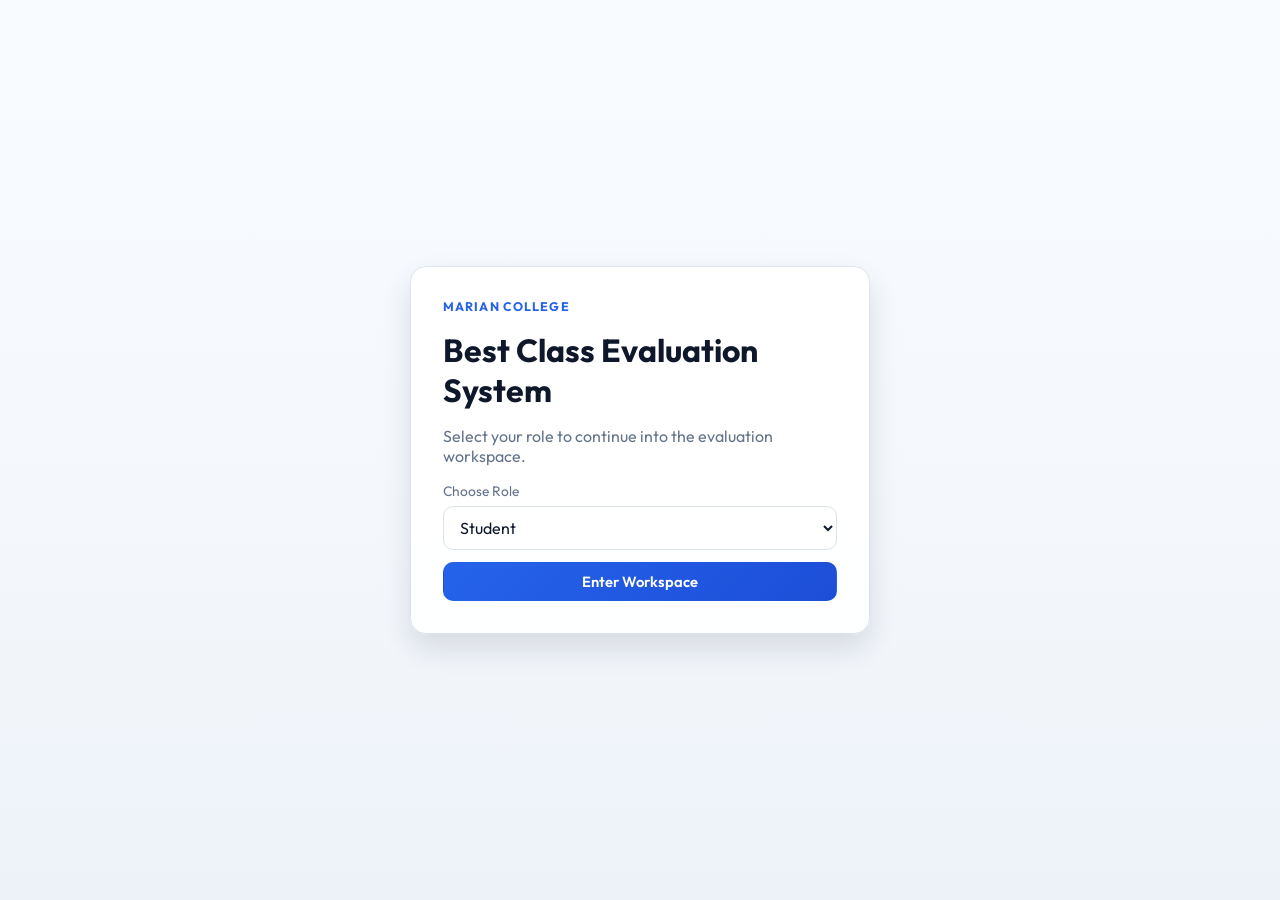
<file: index.html>
<!DOCTYPE html>
<html lang="en">
<head>
  <meta charset="UTF-8" />
  <meta name="viewport" content="width=device-width, initial-scale=1.0" />
  <title>Best Class Evaluation & Verification System</title>
  <link rel="stylesheet" href="style.css" />
</head>
<body>
  <div id="login-screen" class="login-screen">
    <div class="login-card">
      <p class="eyebrow">Marian College</p>
      <h1>Best Class Evaluation System</h1>
      <p class="muted">Select your role to continue into the evaluation workspace.</p>

      <form id="login-form" class="stack-form">
        <div class="field">
          <label for="login-role">Choose Role</label>
          <select id="login-role" name="role">
            <option value="student">Student</option>
            <option value="leader">Class Leader</option>
            <option value="teacher">Class Teacher</option>
            <option value="evaluator">Evaluator</option>
            <option value="admin">Admin</option>
            <option value="hod">HOD / IQAC</option>
          </select>
        </div>

        <button type="submit" class="btn primary full">Enter Workspace</button>
      </form>
    </div>
  </div>

  <script src="data.js"></script>
  <script src="page-bootstrap.js"></script>
  <script src="index.js"></script>
  <script src="script.js"></script>
</body>
</html>
</file>
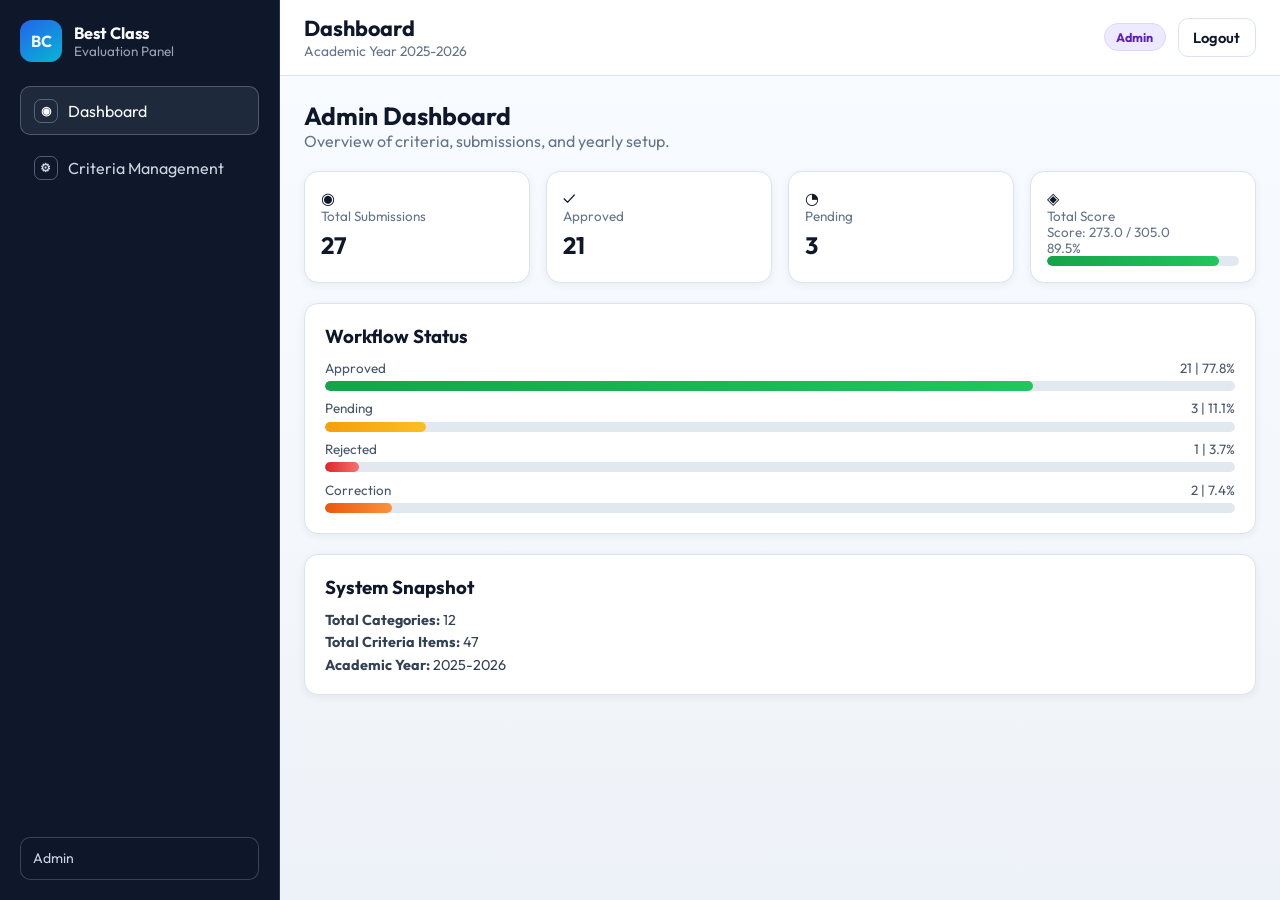
<file: admin-dashboard.html>
<!DOCTYPE html>
<html lang="en">
<head>
  <meta charset="UTF-8" />
  <meta name="viewport" content="width=device-width, initial-scale=1.0" />
  <title>Admin Dashboard - Best Class Evaluation</title>
  <link rel="stylesheet" href="style.css" />
</head>
<body>
  <div id="app-shell" class="app-shell">
    <aside id="sidebar" class="sidebar">
      <div class="brand">
        <div class="brand-mark">BC</div>
        <div>
          <h2>Best Class</h2>
          <p>Evaluation Panel</p>
        </div>
      </div>

      <nav class="sidebar-nav">
        <ul id="sidebar-nav"></ul>
      </nav>

      <div class="sidebar-foot">
        <p id="sidebar-role-label">Student</p>
      </div>
    </aside>

    <div class="main-shell">
      <header class="topbar">
        <button id="menu-toggle" class="menu-toggle" type="button" aria-label="Toggle sidebar">
          <span></span>
          <span></span>
          <span></span>
        </button>

        <div class="topbar-title">
          <h2 id="topbar-heading">Dashboard</h2>
          <p id="topbar-subheading">Academic Year 2025-2026</p>
        </div>

        <div class="topbar-controls">
          <span id="topbar-role-badge" class="role-badge">Student</span>
          <button id="logout-btn" type="button" class="btn ghost">Logout</button>
        </div>
      </header>

      <main id="page-content" class="page-content"></main>
    </div>
  </div>

  <div id="toast-container" class="toast-container"></div>

  <div id="confirm-modal" class="modal hidden" aria-hidden="true">
    <div class="modal-card" role="dialog" aria-modal="true" aria-labelledby="confirm-title" aria-describedby="confirm-message">
      <h3 id="confirm-title">Confirm Action</h3>
      <p id="confirm-message" class="muted">Are you sure you want to continue?</p>
      <div class="button-row">
        <button id="confirm-cancel" type="button" class="btn ghost">Cancel</button>
        <button id="confirm-accept" type="button" class="btn danger">Confirm</button>
      </div>
    </div>
  </div>

  <script src="data.js"></script>
  <script src="page-bootstrap.js"></script>
  <script src="admin-dashboard.js"></script>
  <script src="script.js"></script>
</body>
</html>
</file>
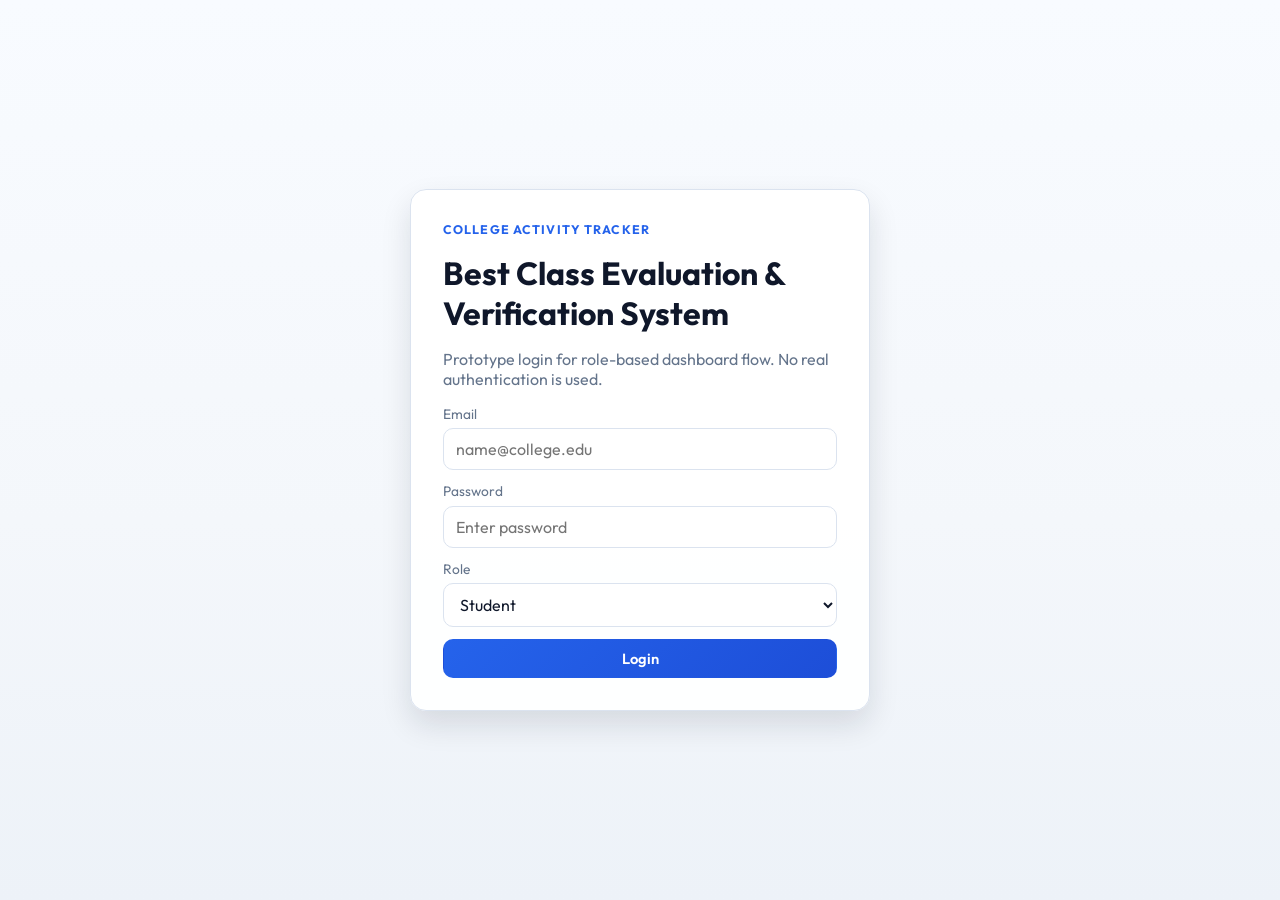
<file: admin.html>
<!DOCTYPE html>
<html lang="en">
<head>
  <meta charset="UTF-8" />
  <meta name="viewport" content="width=device-width, initial-scale=1.0" />
  <title>Admin Panel | Best Class Evaluation & Verification System</title>
  <link rel="stylesheet" href="style.css" />
</head>
<body data-initial-role="admin" data-initial-page="dashboard">
  <div id="login-screen" class="login-screen hidden">
    <div class="login-card">
      <p class="eyebrow">College Activity Tracker</p>
      <h1>Best Class Evaluation &amp; Verification System</h1>
      <p class="muted">Prototype login for role-based dashboard flow. No real authentication is used.</p>

      <form id="login-form" class="stack-form">
        <div class="field">
          <label for="login-email">Email</label>
          <input id="login-email" name="email" type="email" placeholder="name@college.edu" />
        </div>

        <div class="field">
          <label for="login-password">Password</label>
          <input id="login-password" name="password" type="password" placeholder="Enter password" />
        </div>

        <div class="field">
          <label for="login-role">Role</label>
          <select id="login-role" name="role">
            <option value="student">Student</option>
            <option value="teacher">Class Teacher</option>
            <option value="evaluator">Evaluator</option>
            <option value="admin">Admin</option>
            <option value="hod">HOD / IQAC</option>
          </select>
        </div>

        <button type="submit" class="btn primary full">Login</button>
      </form>
    </div>
  </div>

  <div id="app-shell" class="app-shell">
    <aside id="sidebar" class="sidebar">
      <div class="brand">
        <div class="brand-mark">BC</div>
        <div>
          <h2>Best Class</h2>
          <p>Evaluation Panel</p>
        </div>
      </div>

      <nav class="sidebar-nav">
        <ul id="sidebar-nav"></ul>
      </nav>

      <div class="sidebar-foot">
        <p id="sidebar-role-label">Student</p>
      </div>
    </aside>

    <div class="main-shell">
      <header class="topbar">
        <button id="menu-toggle" class="menu-toggle" type="button" aria-label="Toggle sidebar">
          <span></span>
          <span></span>
          <span></span>
        </button>

        <div class="topbar-title">
          <h2 id="topbar-heading">Dashboard</h2>
          <p id="topbar-subheading">Role-based prototype mode</p>
        </div>

        <div class="topbar-controls">
          <button id="logout-btn" type="button" class="btn ghost">Logout</button>
        </div>
      </header>

      <main id="page-content" class="page-content"></main>
    </div>
  </div>

  <div id="toast-container" class="toast-container"></div>
  <script src="script.js"></script>
</body>
</html>
</file>
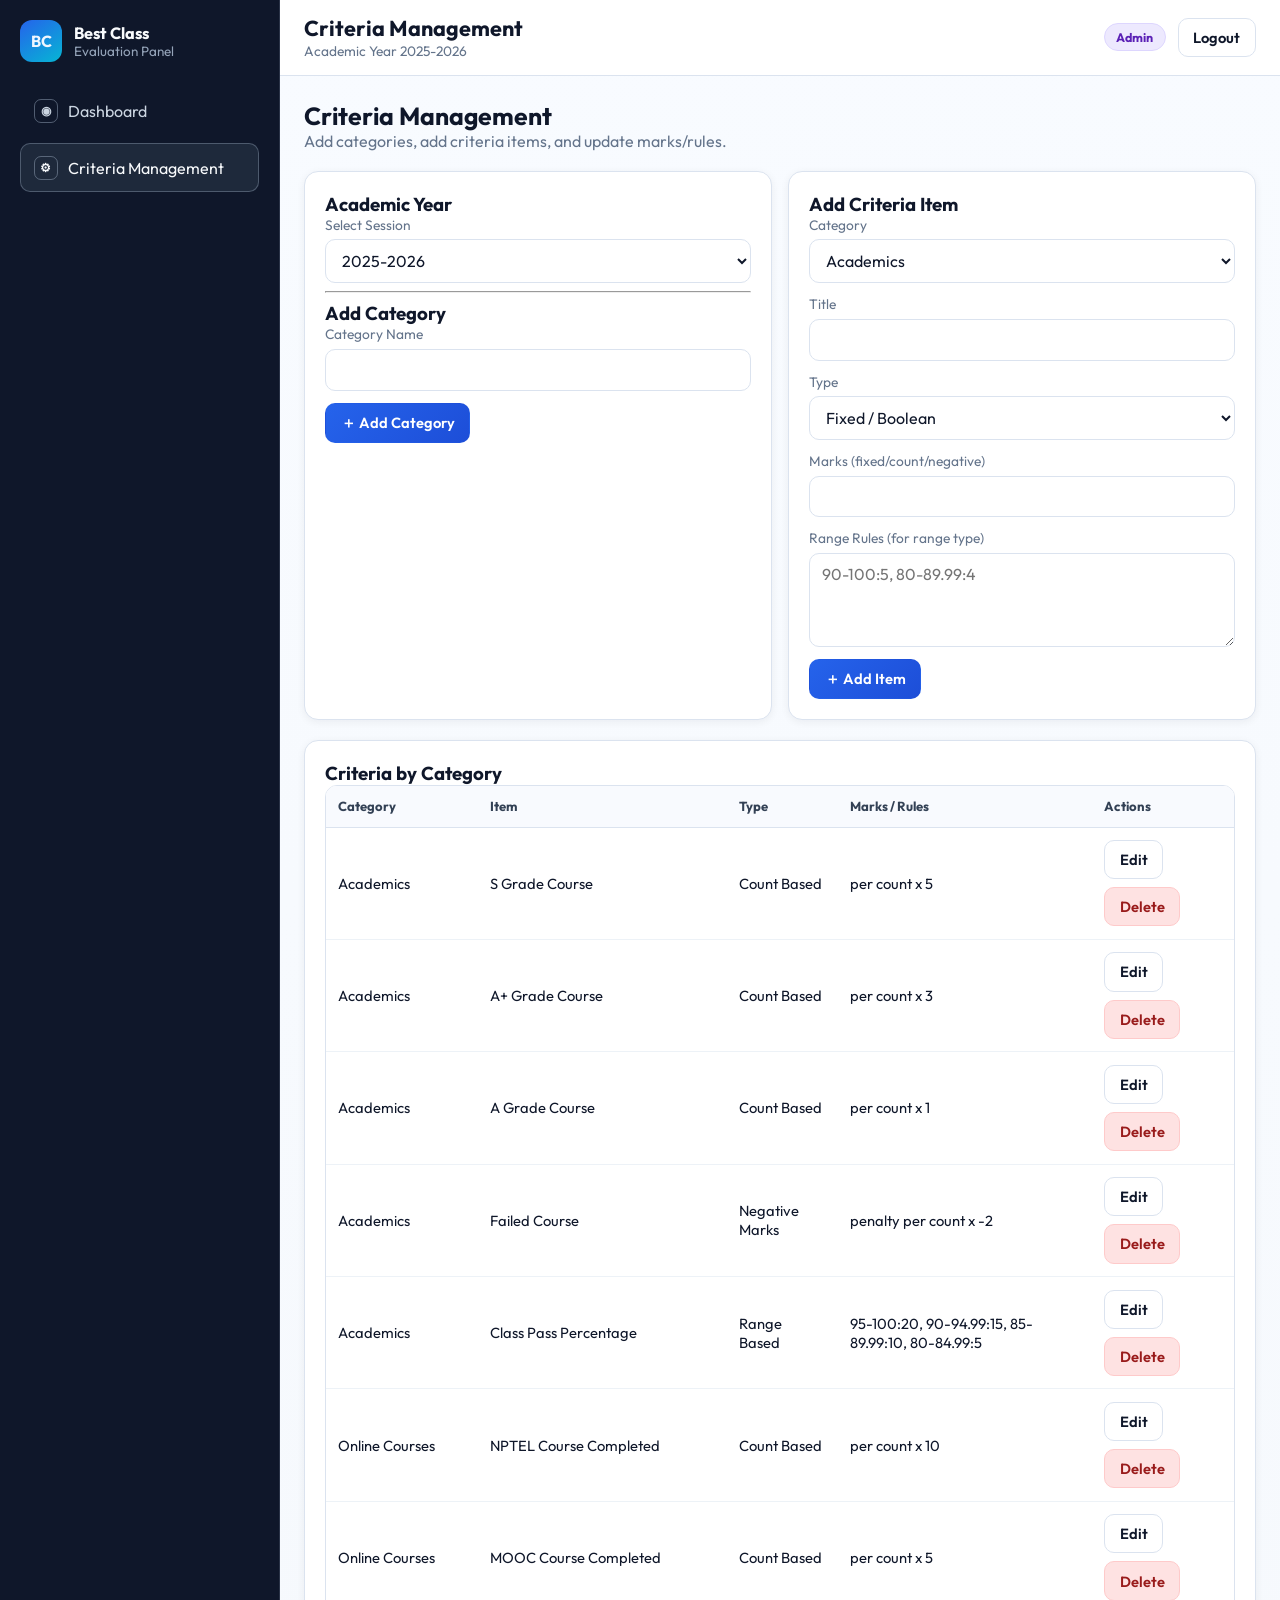
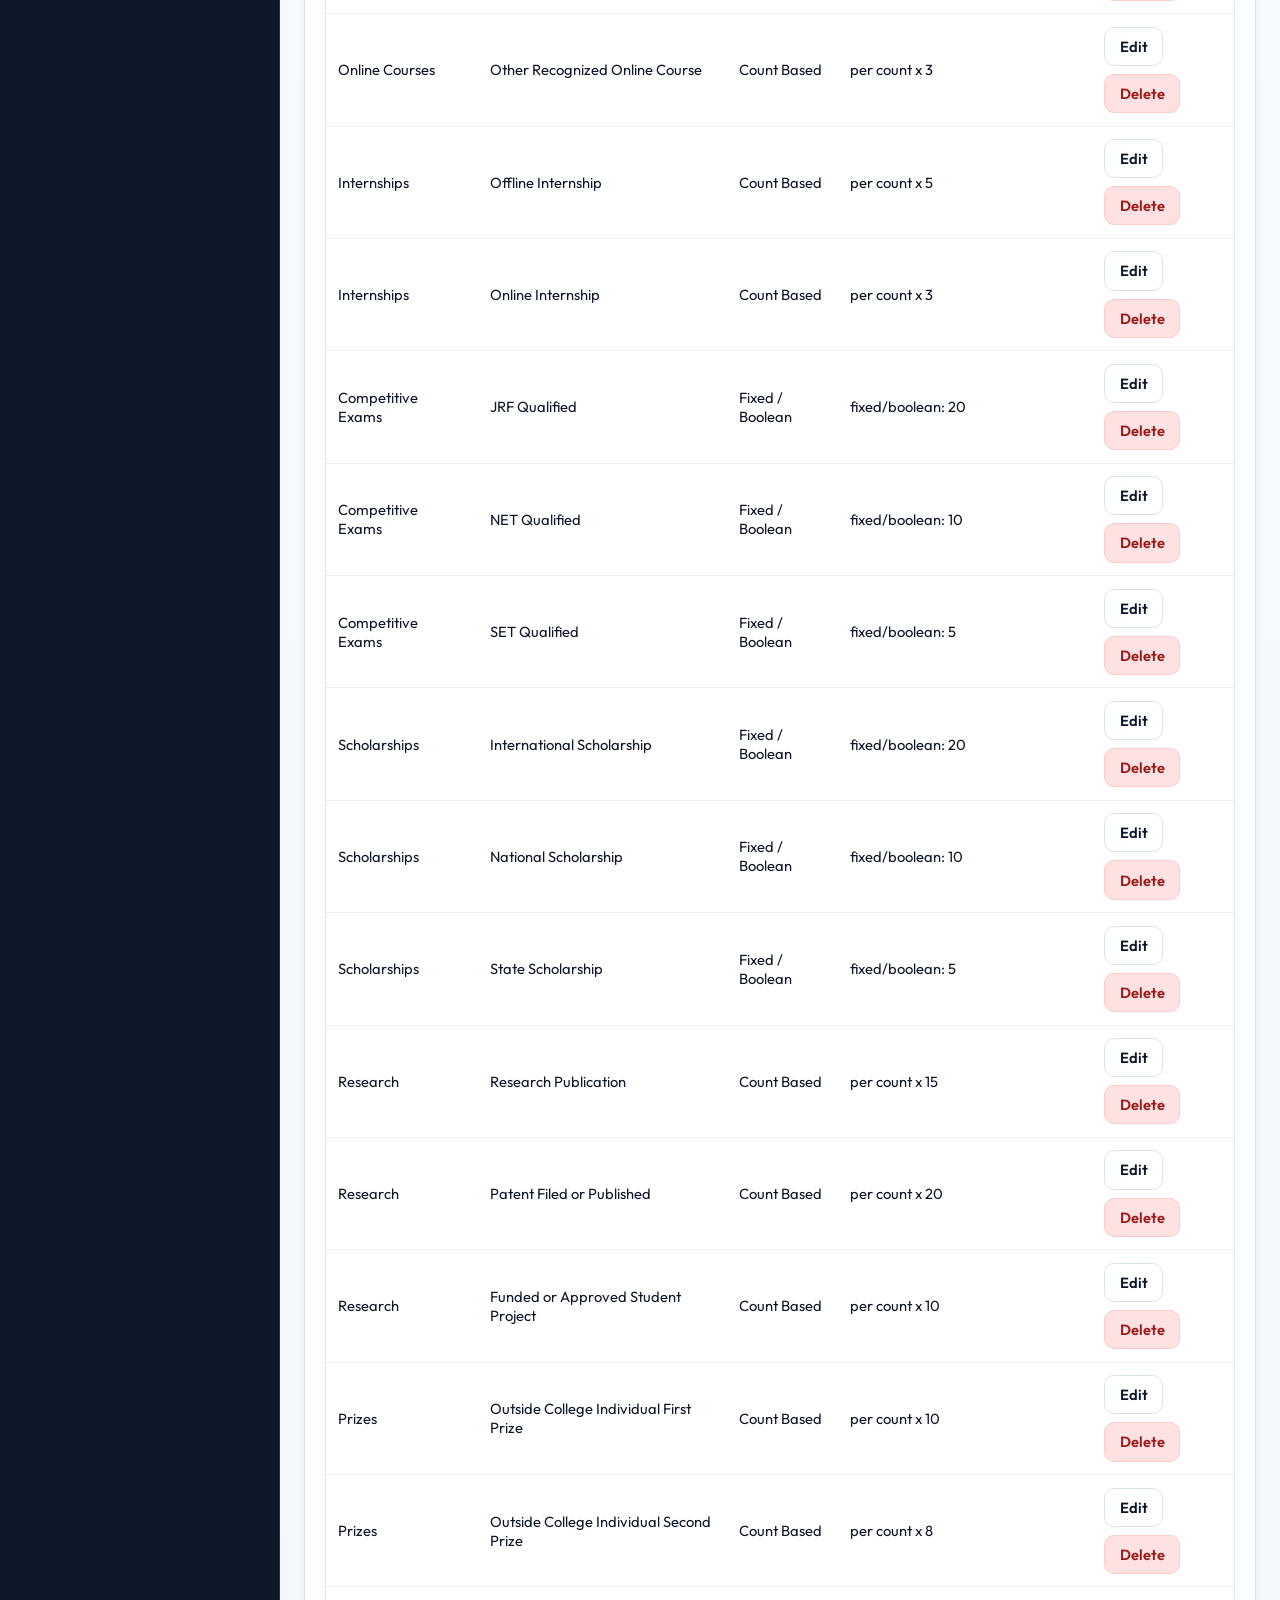
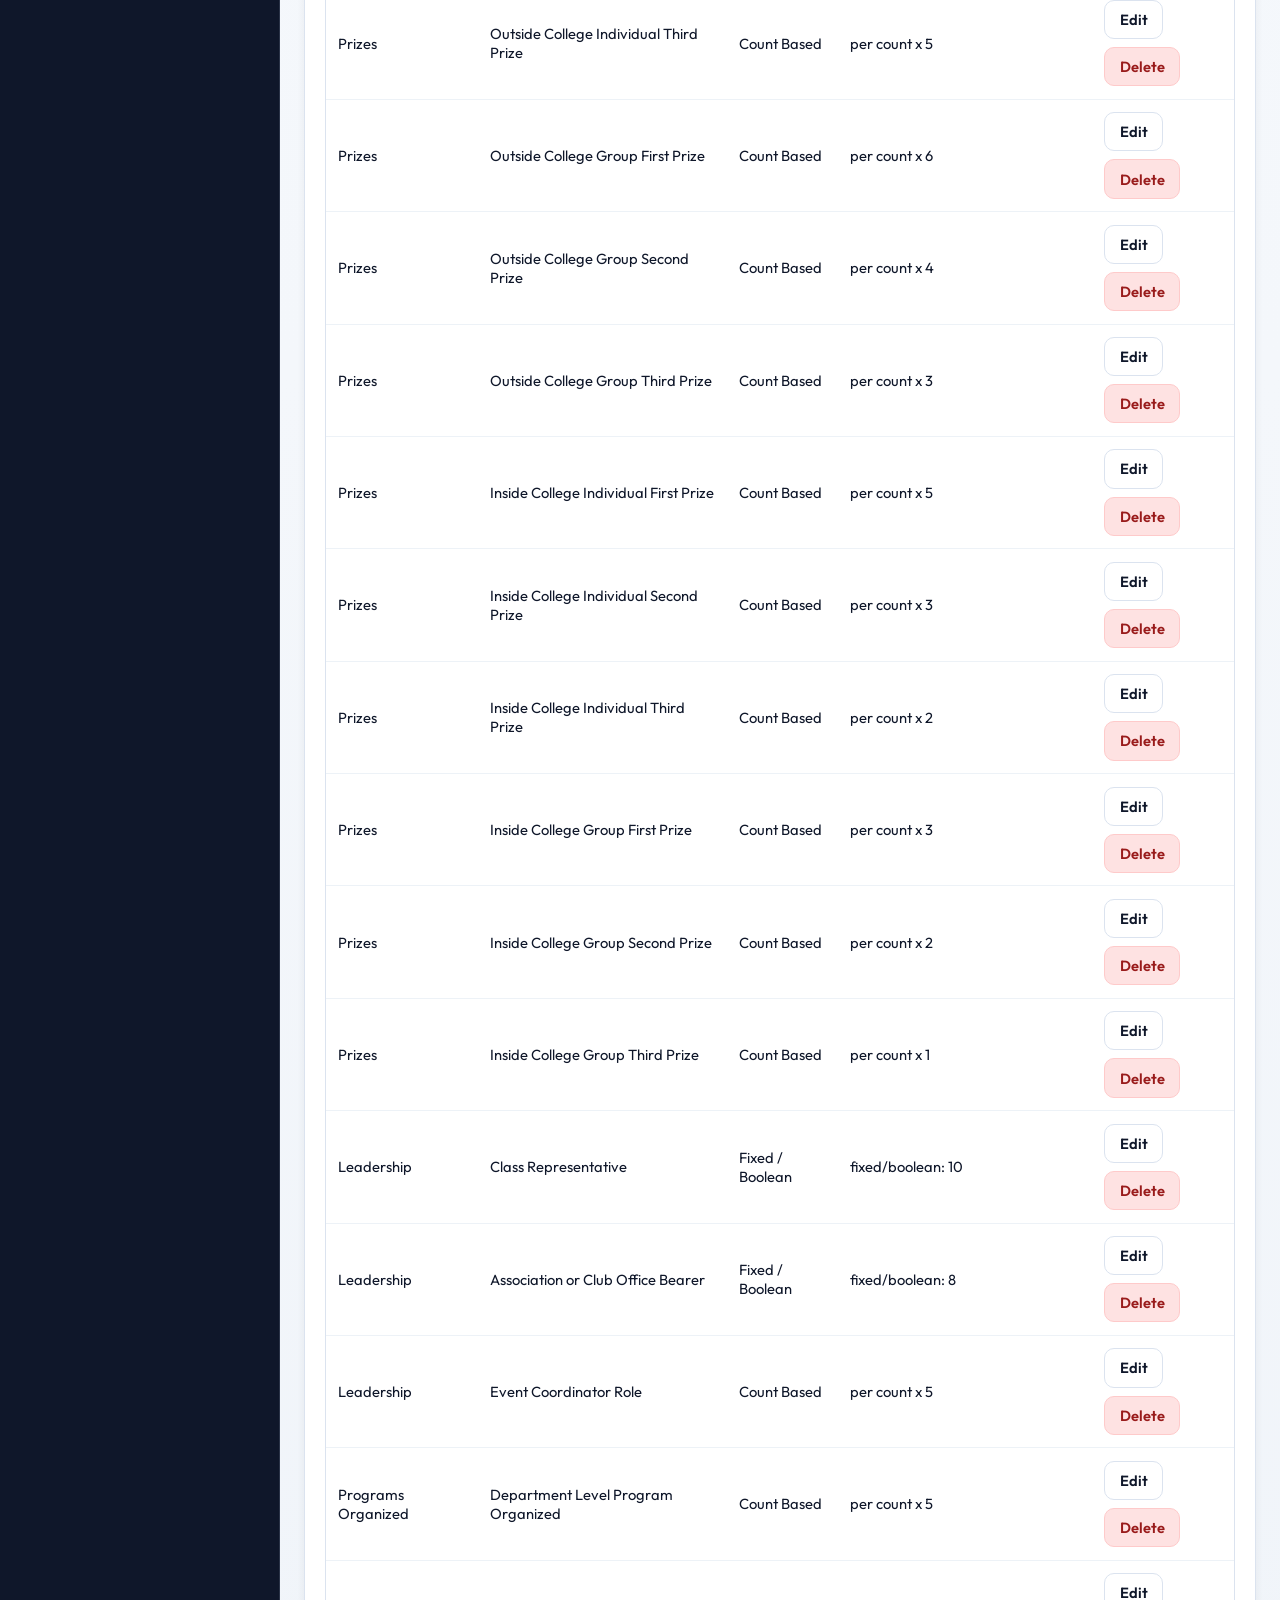
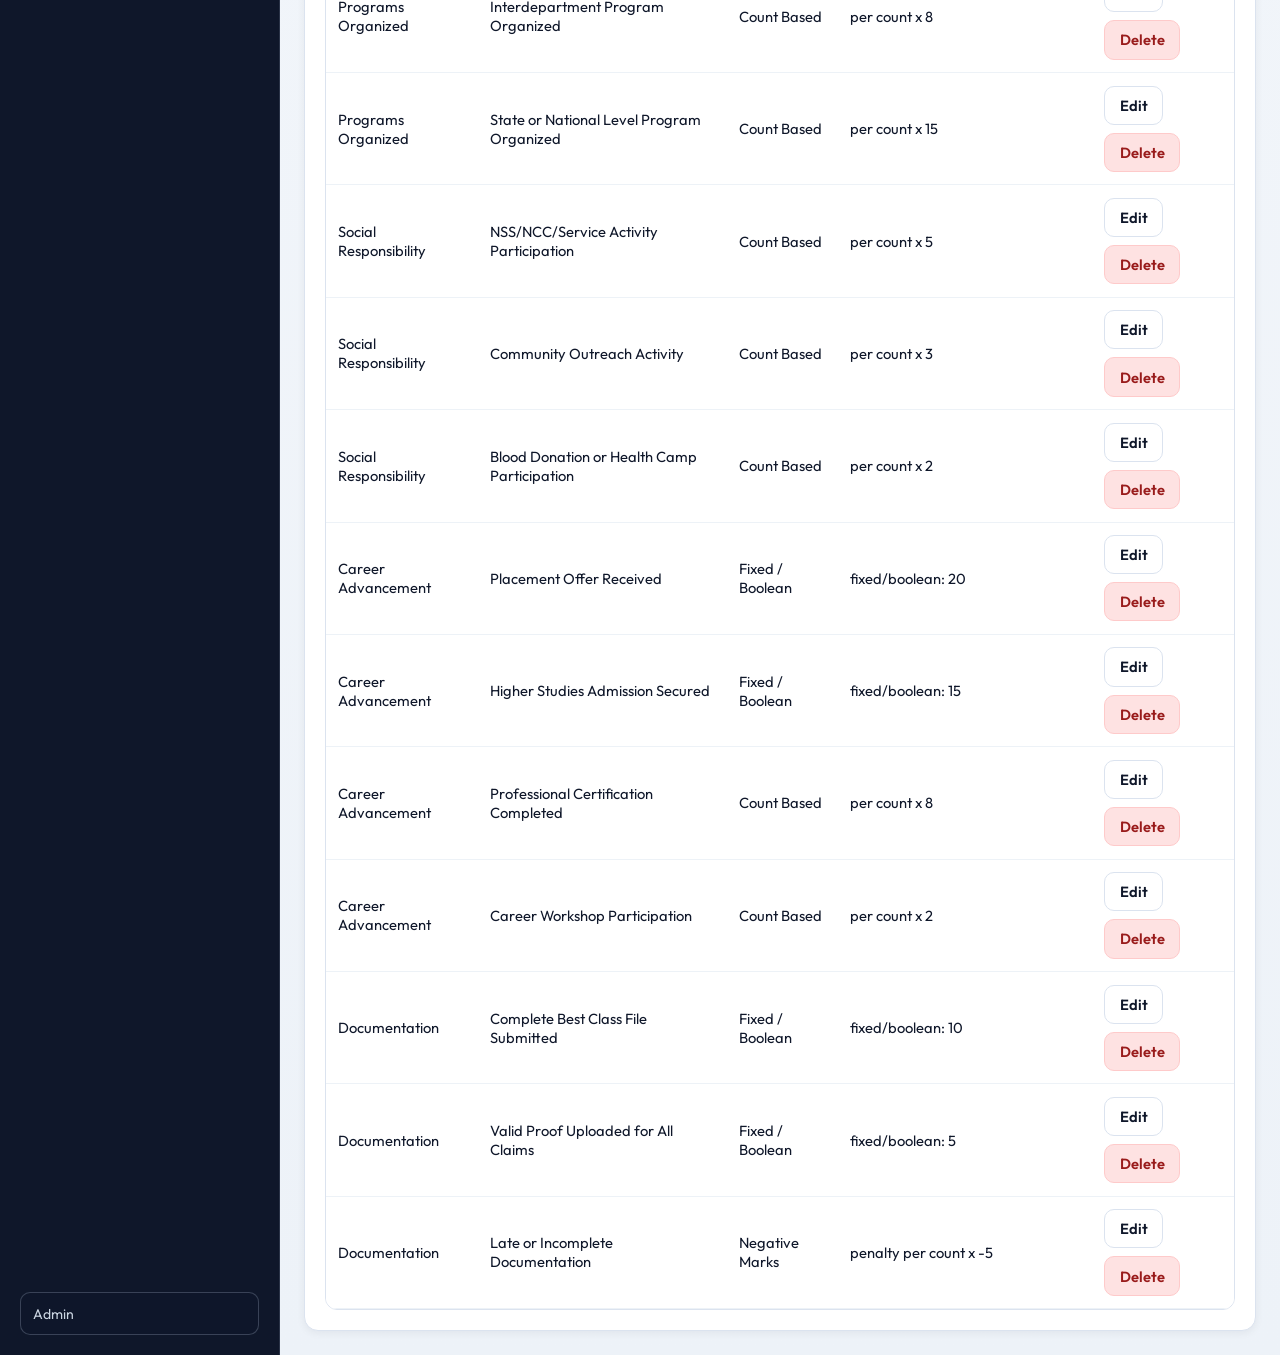
<file: criteria-management.html>
<!DOCTYPE html>
<html lang="en">
<head>
  <meta charset="UTF-8" />
  <meta name="viewport" content="width=device-width, initial-scale=1.0" />
  <title>Criteria Management - Best Class Evaluation</title>
  <link rel="stylesheet" href="style.css" />
</head>
<body>
  <div id="app-shell" class="app-shell">
    <aside id="sidebar" class="sidebar">
      <div class="brand">
        <div class="brand-mark">BC</div>
        <div>
          <h2>Best Class</h2>
          <p>Evaluation Panel</p>
        </div>
      </div>

      <nav class="sidebar-nav">
        <ul id="sidebar-nav"></ul>
      </nav>

      <div class="sidebar-foot">
        <p id="sidebar-role-label">Student</p>
      </div>
    </aside>

    <div class="main-shell">
      <header class="topbar">
        <button id="menu-toggle" class="menu-toggle" type="button" aria-label="Toggle sidebar">
          <span></span>
          <span></span>
          <span></span>
        </button>

        <div class="topbar-title">
          <h2 id="topbar-heading">Dashboard</h2>
          <p id="topbar-subheading">Academic Year 2025-2026</p>
        </div>

        <div class="topbar-controls">
          <span id="topbar-role-badge" class="role-badge">Student</span>
          <button id="logout-btn" type="button" class="btn ghost">Logout</button>
        </div>
      </header>

      <main id="page-content" class="page-content"></main>
    </div>
  </div>

  <div id="toast-container" class="toast-container"></div>

  <div id="confirm-modal" class="modal hidden" aria-hidden="true">
    <div class="modal-card" role="dialog" aria-modal="true" aria-labelledby="confirm-title" aria-describedby="confirm-message">
      <h3 id="confirm-title">Confirm Action</h3>
      <p id="confirm-message" class="muted">Are you sure you want to continue?</p>
      <div class="button-row">
        <button id="confirm-cancel" type="button" class="btn ghost">Cancel</button>
        <button id="confirm-accept" type="button" class="btn danger">Confirm</button>
      </div>
    </div>
  </div>

  <script src="data.js"></script>
  <script src="page-bootstrap.js"></script>
  <script src="criteria-management.js"></script>
  <script src="script.js"></script>
</body>
</html>
</file>
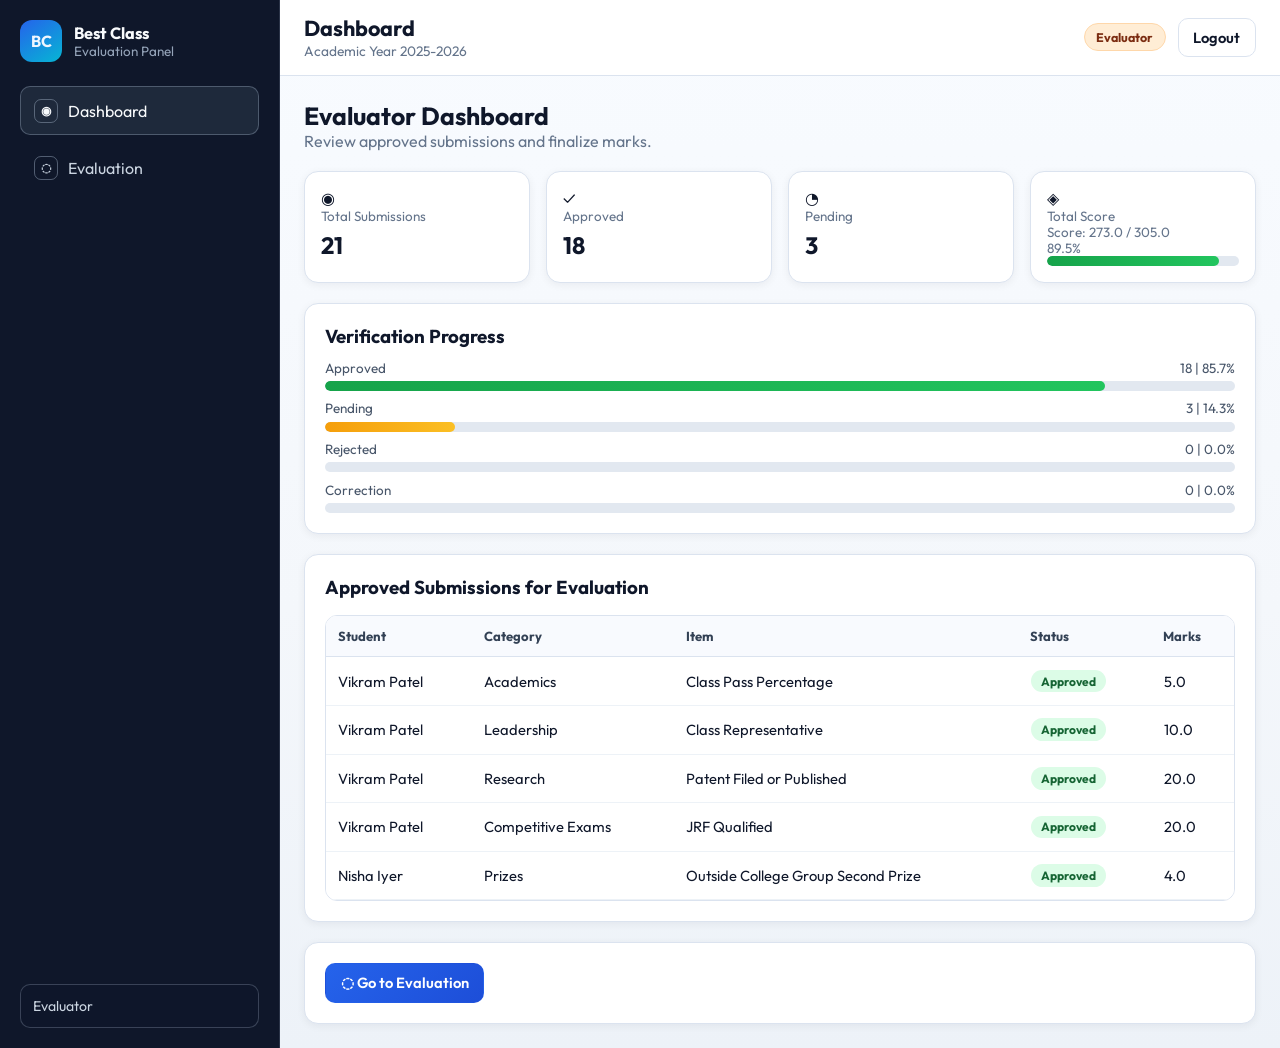
<file: evaluation-dashboard.html>
<!DOCTYPE html>
<html lang="en">
<head>
  <meta charset="UTF-8" />
  <meta name="viewport" content="width=device-width, initial-scale=1.0" />
  <title>Evaluation Dashboard - Best Class Evaluation</title>
  <link rel="stylesheet" href="style.css" />
</head>
<body>
  <div id="app-shell" class="app-shell">
    <aside id="sidebar" class="sidebar">
      <div class="brand">
        <div class="brand-mark">BC</div>
        <div>
          <h2>Best Class</h2>
          <p>Evaluation Panel</p>
        </div>
      </div>

      <nav class="sidebar-nav">
        <ul id="sidebar-nav"></ul>
      </nav>

      <div class="sidebar-foot">
        <p id="sidebar-role-label">Student</p>
      </div>
    </aside>

    <div class="main-shell">
      <header class="topbar">
        <button id="menu-toggle" class="menu-toggle" type="button" aria-label="Toggle sidebar">
          <span></span>
          <span></span>
          <span></span>
        </button>

        <div class="topbar-title">
          <h2 id="topbar-heading">Dashboard</h2>
          <p id="topbar-subheading">Academic Year 2025-2026</p>
        </div>

        <div class="topbar-controls">
          <span id="topbar-role-badge" class="role-badge">Student</span>
          <button id="logout-btn" type="button" class="btn ghost">Logout</button>
        </div>
      </header>

      <main id="page-content" class="page-content"></main>
    </div>
  </div>

  <div id="toast-container" class="toast-container"></div>

  <div id="confirm-modal" class="modal hidden" aria-hidden="true">
    <div class="modal-card" role="dialog" aria-modal="true" aria-labelledby="confirm-title" aria-describedby="confirm-message">
      <h3 id="confirm-title">Confirm Action</h3>
      <p id="confirm-message" class="muted">Are you sure you want to continue?</p>
      <div class="button-row">
        <button id="confirm-cancel" type="button" class="btn ghost">Cancel</button>
        <button id="confirm-accept" type="button" class="btn danger">Confirm</button>
      </div>
    </div>
  </div>

  <script src="data.js"></script>
  <script src="page-bootstrap.js"></script>
  <script src="evaluation-dashboard.js"></script>
  <script src="script.js"></script>
</body>
</html>
</file>
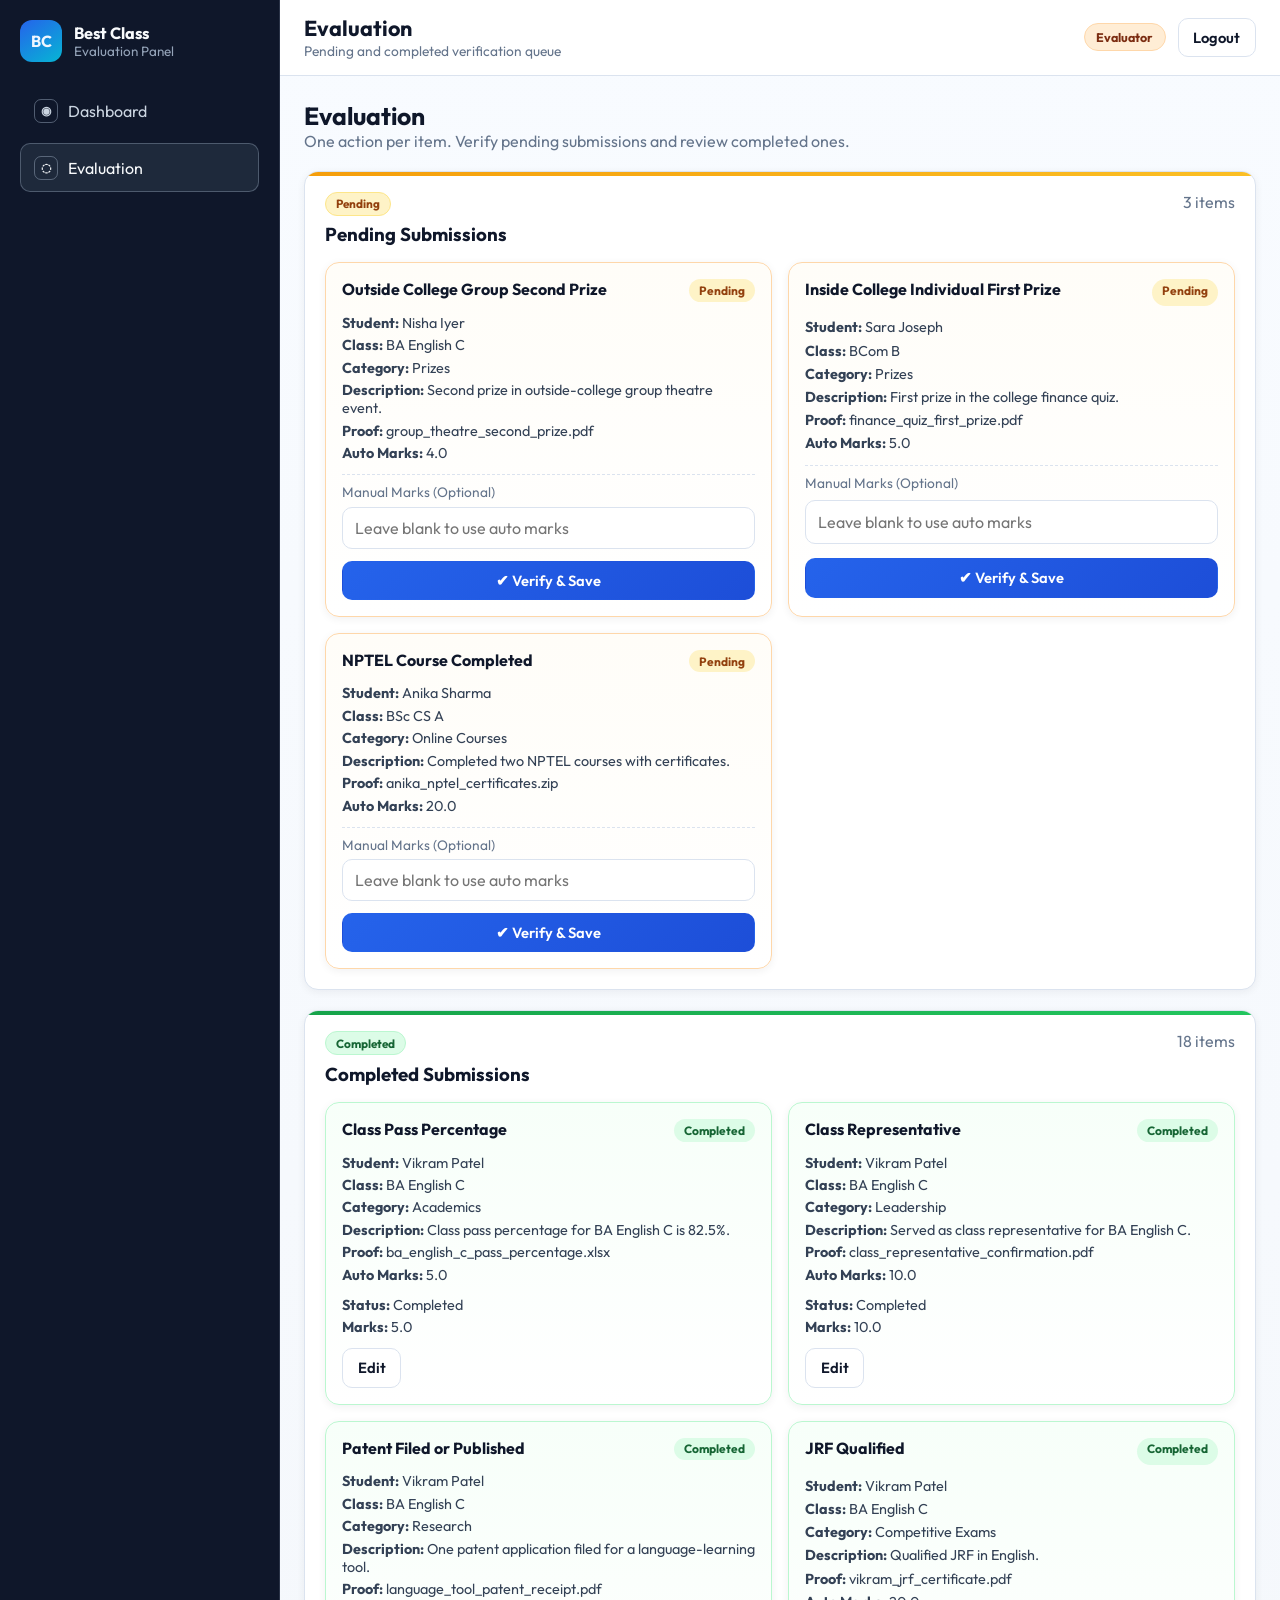
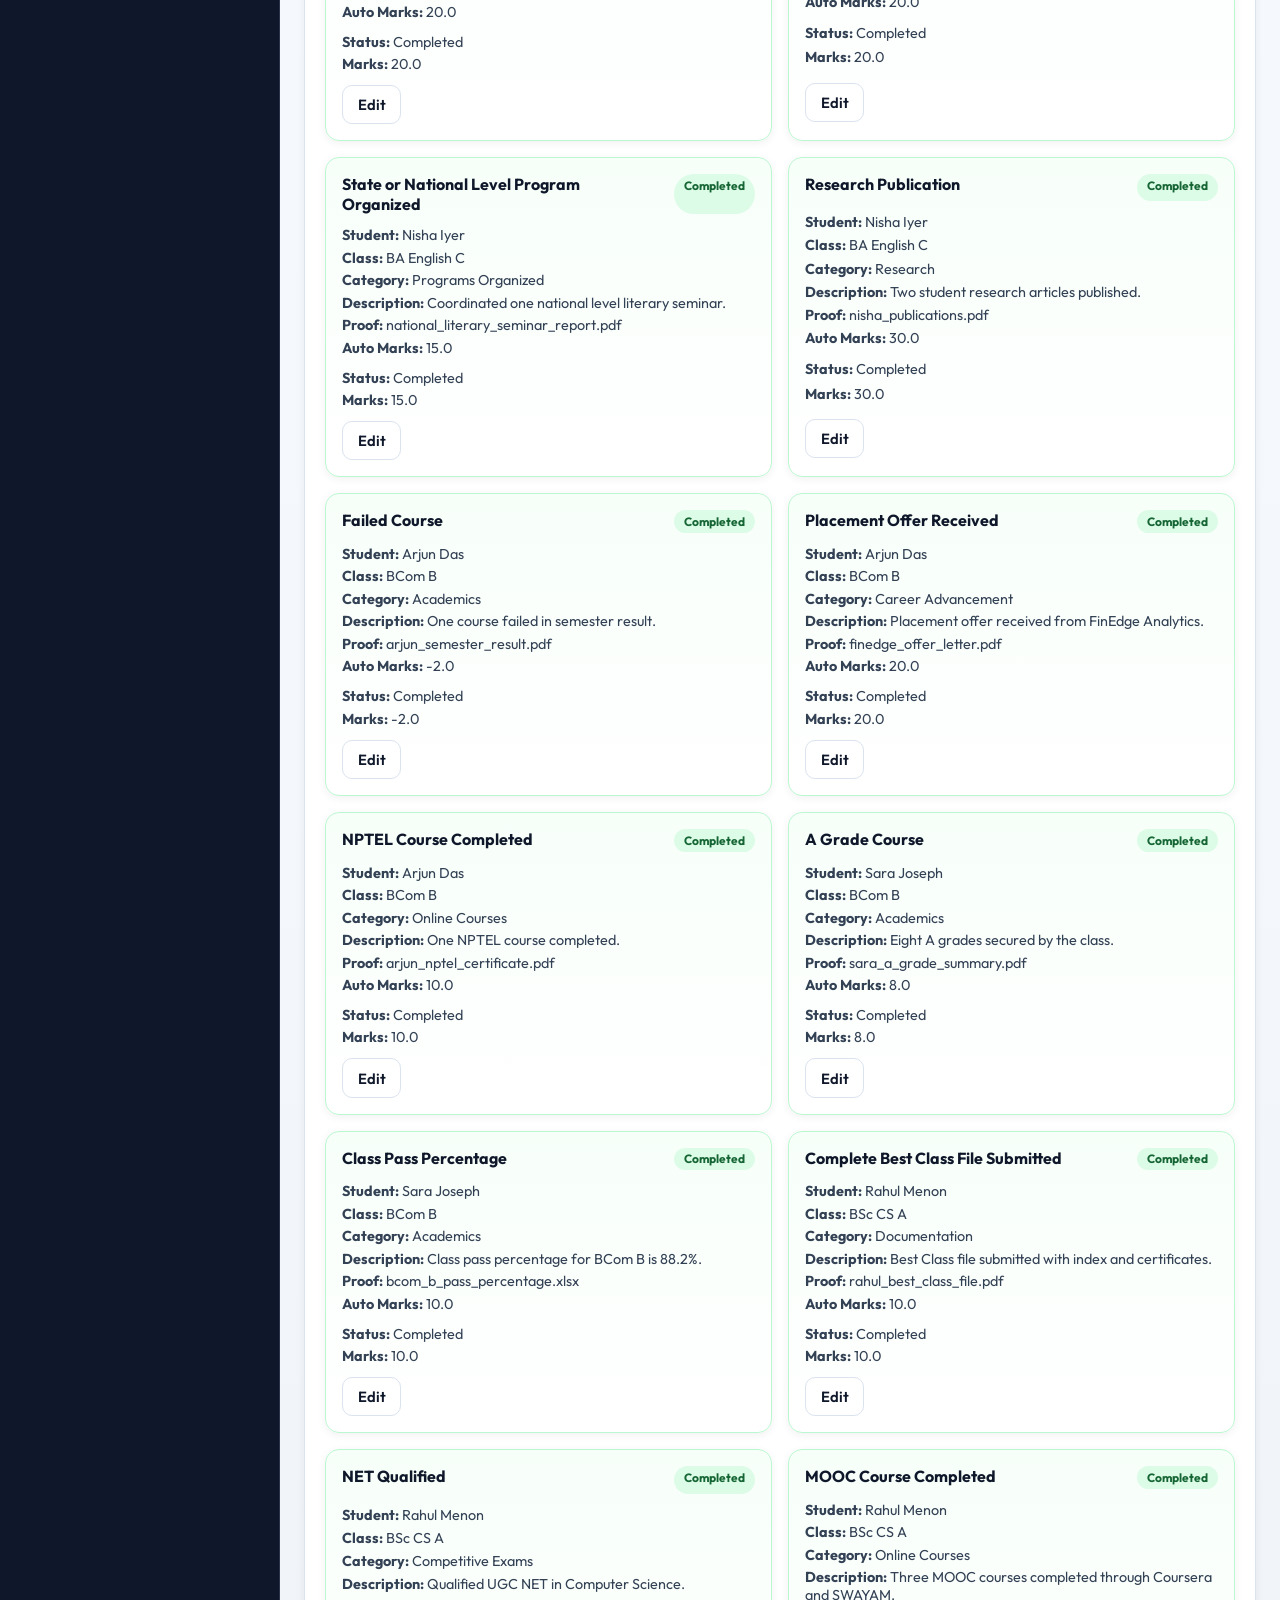
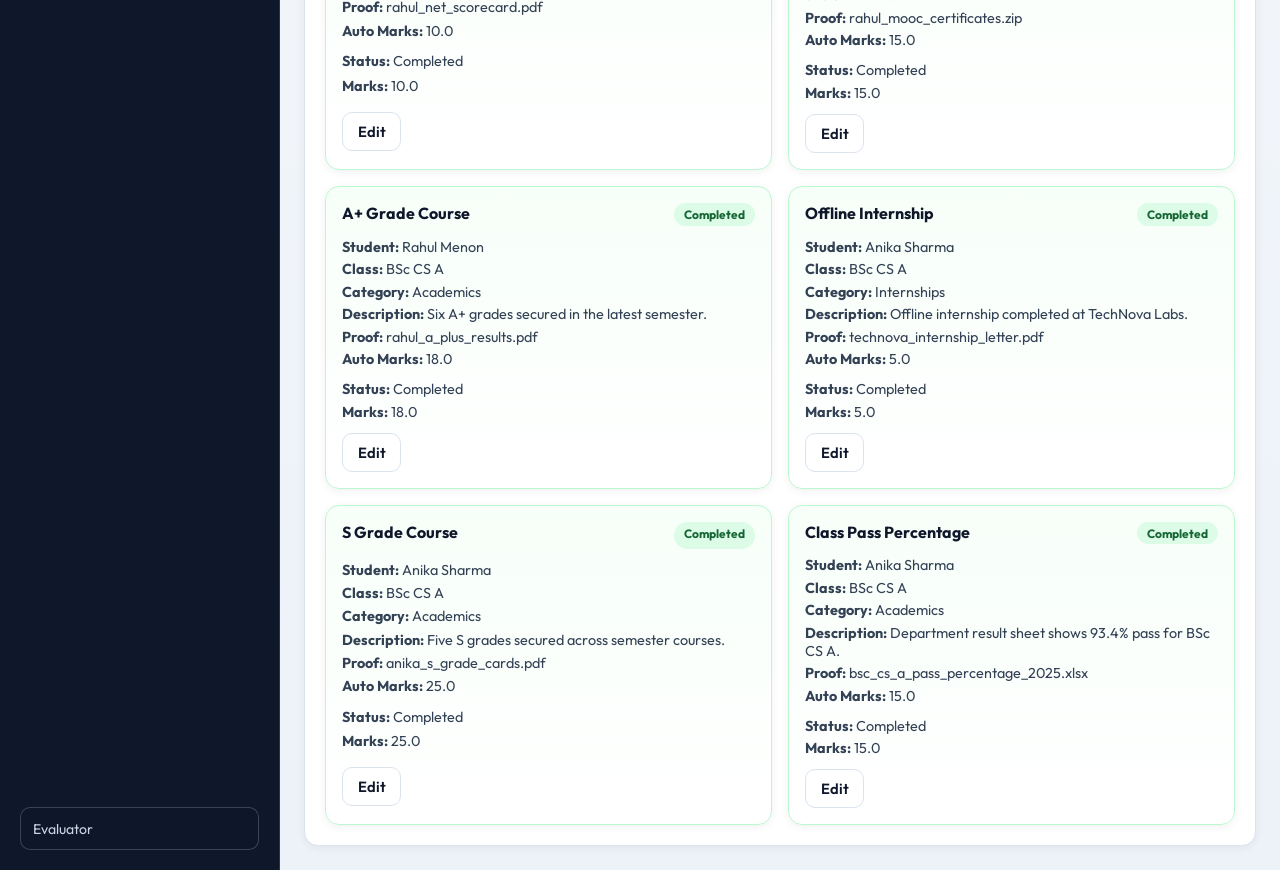
<file: evaluation.html>
<!DOCTYPE html>
<html lang="en">
<head>
  <meta charset="UTF-8" />
  <meta name="viewport" content="width=device-width, initial-scale=1.0" />
  <title>Evaluation Workspace - Best Class Evaluation</title>
  <link rel="stylesheet" href="style.css" />
</head>
<body>
  <div id="app-shell" class="app-shell">
    <aside id="sidebar" class="sidebar">
      <div class="brand">
        <div class="brand-mark">BC</div>
        <div>
          <h2>Best Class</h2>
          <p>Evaluation Panel</p>
        </div>
      </div>

      <nav class="sidebar-nav">
        <ul id="sidebar-nav"></ul>
      </nav>

      <div class="sidebar-foot">
        <p id="sidebar-role-label">Student</p>
      </div>
    </aside>

    <div class="main-shell">
      <header class="topbar">
        <button id="menu-toggle" class="menu-toggle" type="button" aria-label="Toggle sidebar">
          <span></span>
          <span></span>
          <span></span>
        </button>

        <div class="topbar-title">
          <h2 id="topbar-heading">Dashboard</h2>
          <p id="topbar-subheading">Academic Year 2025-2026</p>
        </div>

        <div class="topbar-controls">
          <span id="topbar-role-badge" class="role-badge">Student</span>
          <button id="logout-btn" type="button" class="btn ghost">Logout</button>
        </div>
      </header>

      <main id="page-content" class="page-content"></main>
    </div>
  </div>

  <div id="toast-container" class="toast-container"></div>

  <div id="confirm-modal" class="modal hidden" aria-hidden="true">
    <div class="modal-card" role="dialog" aria-modal="true" aria-labelledby="confirm-title" aria-describedby="confirm-message">
      <h3 id="confirm-title">Confirm Action</h3>
      <p id="confirm-message" class="muted">Are you sure you want to continue?</p>
      <div class="button-row">
        <button id="confirm-cancel" type="button" class="btn ghost">Cancel</button>
        <button id="confirm-accept" type="button" class="btn danger">Confirm</button>
      </div>
    </div>
  </div>

  <script src="data.js"></script>
  <script src="page-bootstrap.js"></script>
  <script src="evaluation.js"></script>
  <script src="script.js"></script>
</body>
</html>
</file>
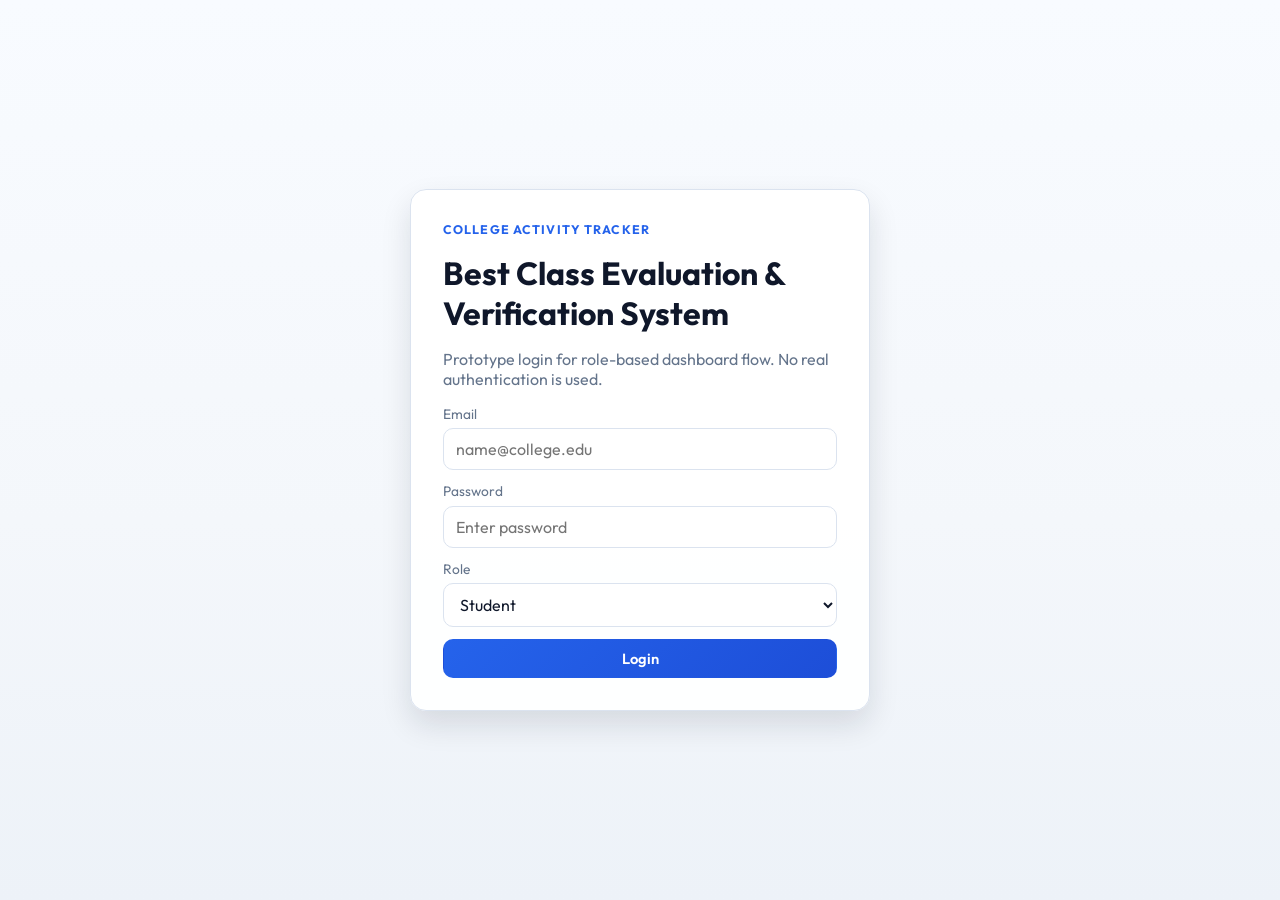
<file: evaluator.html>
<!DOCTYPE html>
<html lang="en">
<head>
  <meta charset="UTF-8" />
  <meta name="viewport" content="width=device-width, initial-scale=1.0" />
  <title>Evaluator Dashboard | Best Class Evaluation & Verification System</title>
  <link rel="stylesheet" href="style.css" />
</head>
<body data-initial-role="evaluator" data-initial-page="dashboard">
  <div id="login-screen" class="login-screen hidden">
    <div class="login-card">
      <p class="eyebrow">College Activity Tracker</p>
      <h1>Best Class Evaluation &amp; Verification System</h1>
      <p class="muted">Prototype login for role-based dashboard flow. No real authentication is used.</p>

      <form id="login-form" class="stack-form">
        <div class="field">
          <label for="login-email">Email</label>
          <input id="login-email" name="email" type="email" placeholder="name@college.edu" />
        </div>

        <div class="field">
          <label for="login-password">Password</label>
          <input id="login-password" name="password" type="password" placeholder="Enter password" />
        </div>

        <div class="field">
          <label for="login-role">Role</label>
          <select id="login-role" name="role">
            <option value="student">Student</option>
            <option value="teacher">Class Teacher</option>
            <option value="evaluator">Evaluator</option>
            <option value="admin">Admin</option>
            <option value="hod">HOD / IQAC</option>
          </select>
        </div>

        <button type="submit" class="btn primary full">Login</button>
      </form>
    </div>
  </div>

  <div id="app-shell" class="app-shell">
    <aside id="sidebar" class="sidebar">
      <div class="brand">
        <div class="brand-mark">BC</div>
        <div>
          <h2>Best Class</h2>
          <p>Evaluation Panel</p>
        </div>
      </div>

      <nav class="sidebar-nav">
        <ul id="sidebar-nav"></ul>
      </nav>

      <div class="sidebar-foot">
        <p id="sidebar-role-label">Student</p>
      </div>
    </aside>

    <div class="main-shell">
      <header class="topbar">
        <button id="menu-toggle" class="menu-toggle" type="button" aria-label="Toggle sidebar">
          <span></span>
          <span></span>
          <span></span>
        </button>

        <div class="topbar-title">
          <h2 id="topbar-heading">Dashboard</h2>
          <p id="topbar-subheading">Role-based prototype mode</p>
        </div>

        <div class="topbar-controls">
          <button id="logout-btn" type="button" class="btn ghost">Logout</button>
        </div>
      </header>

      <main id="page-content" class="page-content"></main>
    </div>
  </div>

  <div id="toast-container" class="toast-container"></div>
  <script src="script.js"></script>
</body>
</html>
</file>
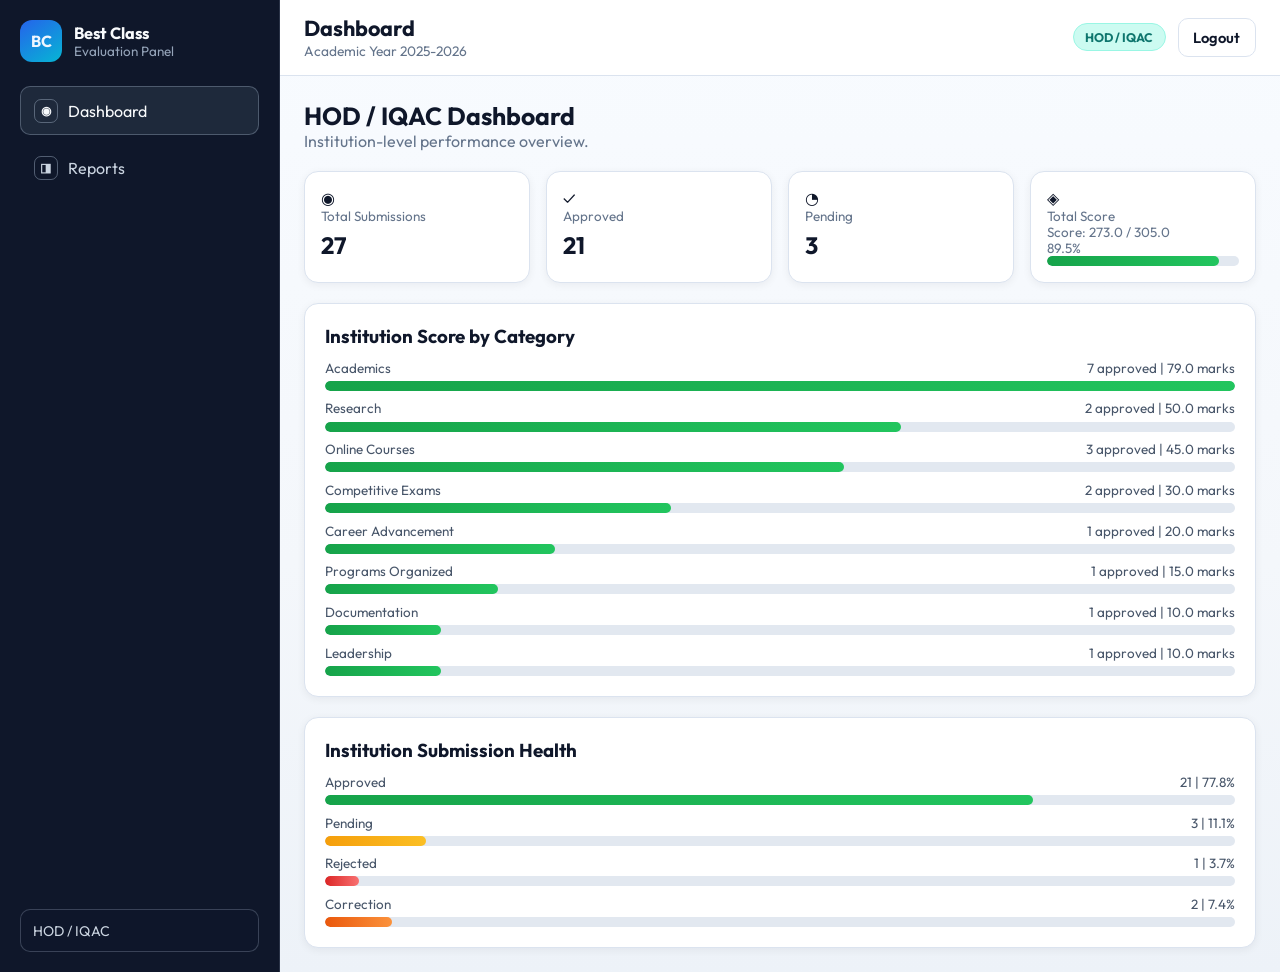
<file: hod-dashboard.html>
<!DOCTYPE html>
<html lang="en">
<head>
  <meta charset="UTF-8" />
  <meta name="viewport" content="width=device-width, initial-scale=1.0" />
  <title>HOD Dashboard - Best Class Evaluation</title>
  <link rel="stylesheet" href="style.css" />
</head>
<body>
  <div id="app-shell" class="app-shell">
    <aside id="sidebar" class="sidebar">
      <div class="brand">
        <div class="brand-mark">BC</div>
        <div>
          <h2>Best Class</h2>
          <p>Evaluation Panel</p>
        </div>
      </div>

      <nav class="sidebar-nav">
        <ul id="sidebar-nav"></ul>
      </nav>

      <div class="sidebar-foot">
        <p id="sidebar-role-label">Student</p>
      </div>
    </aside>

    <div class="main-shell">
      <header class="topbar">
        <button id="menu-toggle" class="menu-toggle" type="button" aria-label="Toggle sidebar">
          <span></span>
          <span></span>
          <span></span>
        </button>

        <div class="topbar-title">
          <h2 id="topbar-heading">Dashboard</h2>
          <p id="topbar-subheading">Academic Year 2025-2026</p>
        </div>

        <div class="topbar-controls">
          <span id="topbar-role-badge" class="role-badge">Student</span>
          <button id="logout-btn" type="button" class="btn ghost">Logout</button>
        </div>
      </header>

      <main id="page-content" class="page-content"></main>
    </div>
  </div>

  <div id="toast-container" class="toast-container"></div>

  <div id="confirm-modal" class="modal hidden" aria-hidden="true">
    <div class="modal-card" role="dialog" aria-modal="true" aria-labelledby="confirm-title" aria-describedby="confirm-message">
      <h3 id="confirm-title">Confirm Action</h3>
      <p id="confirm-message" class="muted">Are you sure you want to continue?</p>
      <div class="button-row">
        <button id="confirm-cancel" type="button" class="btn ghost">Cancel</button>
        <button id="confirm-accept" type="button" class="btn danger">Confirm</button>
      </div>
    </div>
  </div>

  <script src="data.js"></script>
  <script src="page-bootstrap.js"></script>
  <script src="hod-dashboard.js"></script>
  <script src="script.js"></script>
</body>
</html>
</file>
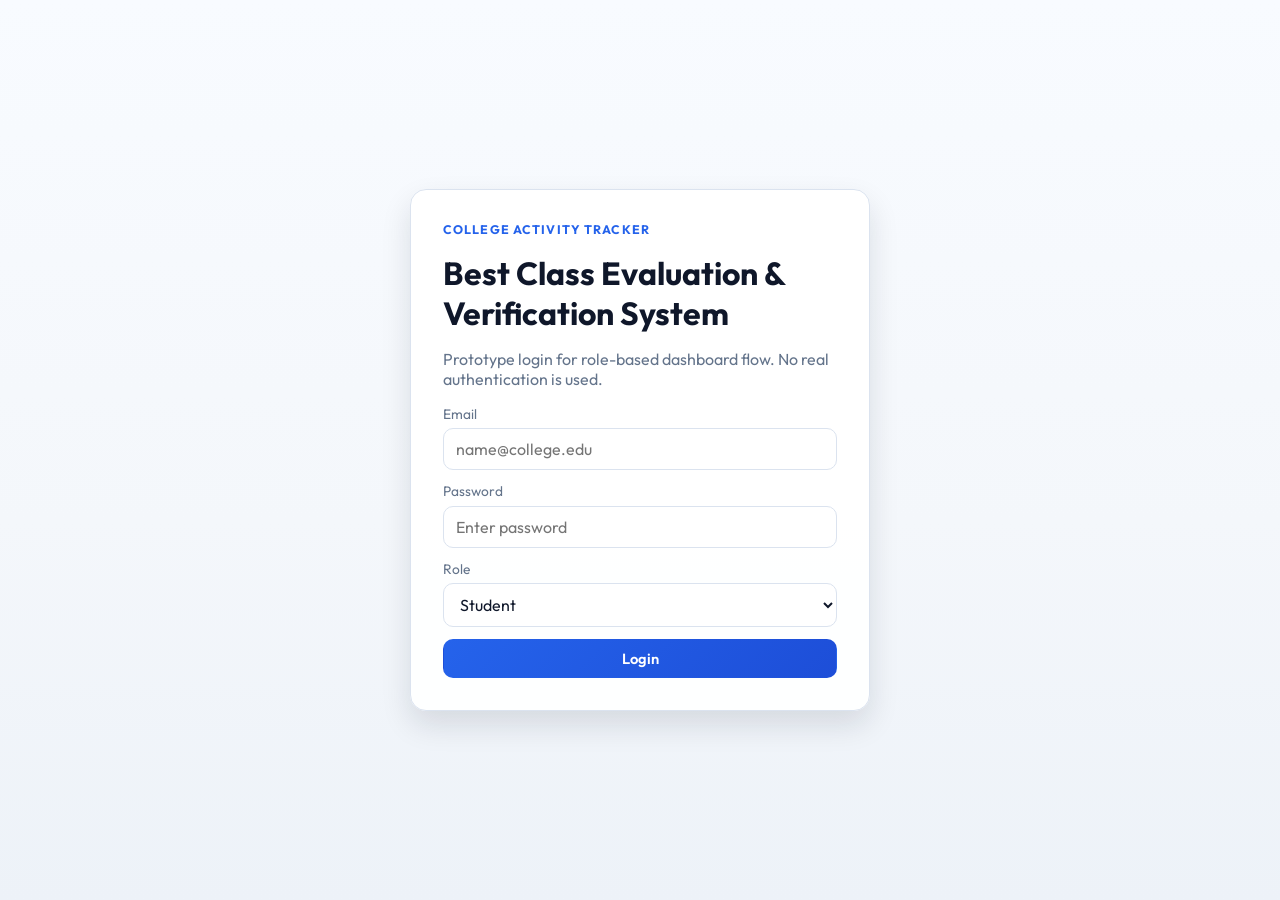
<file: hod.html>
<!DOCTYPE html>
<html lang="en">
<head>
  <meta charset="UTF-8" />
  <meta name="viewport" content="width=device-width, initial-scale=1.0" />
  <title>HOD Dashboard | Best Class Evaluation & Verification System</title>
  <link rel="stylesheet" href="style.css" />
</head>
<body data-initial-role="hod" data-initial-page="dashboard">
  <div id="login-screen" class="login-screen hidden">
    <div class="login-card">
      <p class="eyebrow">College Activity Tracker</p>
      <h1>Best Class Evaluation &amp; Verification System</h1>
      <p class="muted">Prototype login for role-based dashboard flow. No real authentication is used.</p>

      <form id="login-form" class="stack-form">
        <div class="field">
          <label for="login-email">Email</label>
          <input id="login-email" name="email" type="email" placeholder="name@college.edu" />
        </div>

        <div class="field">
          <label for="login-password">Password</label>
          <input id="login-password" name="password" type="password" placeholder="Enter password" />
        </div>

        <div class="field">
          <label for="login-role">Role</label>
          <select id="login-role" name="role">
            <option value="student">Student</option>
            <option value="teacher">Class Teacher</option>
            <option value="evaluator">Evaluator</option>
            <option value="admin">Admin</option>
            <option value="hod">HOD / IQAC</option>
          </select>
        </div>

        <button type="submit" class="btn primary full">Login</button>
      </form>
    </div>
  </div>

  <div id="app-shell" class="app-shell">
    <aside id="sidebar" class="sidebar">
      <div class="brand">
        <div class="brand-mark">BC</div>
        <div>
          <h2>Best Class</h2>
          <p>Evaluation Panel</p>
        </div>
      </div>

      <nav class="sidebar-nav">
        <ul id="sidebar-nav"></ul>
      </nav>

      <div class="sidebar-foot">
        <p id="sidebar-role-label">Student</p>
      </div>
    </aside>

    <div class="main-shell">
      <header class="topbar">
        <button id="menu-toggle" class="menu-toggle" type="button" aria-label="Toggle sidebar">
          <span></span>
          <span></span>
          <span></span>
        </button>

        <div class="topbar-title">
          <h2 id="topbar-heading">Dashboard</h2>
          <p id="topbar-subheading">Role-based prototype mode</p>
        </div>

        <div class="topbar-controls">
          <button id="logout-btn" type="button" class="btn ghost">Logout</button>
        </div>
      </header>

      <main id="page-content" class="page-content"></main>
    </div>
  </div>

  <div id="toast-container" class="toast-container"></div>
  <script src="script.js"></script>
</body>
</html>
</file>
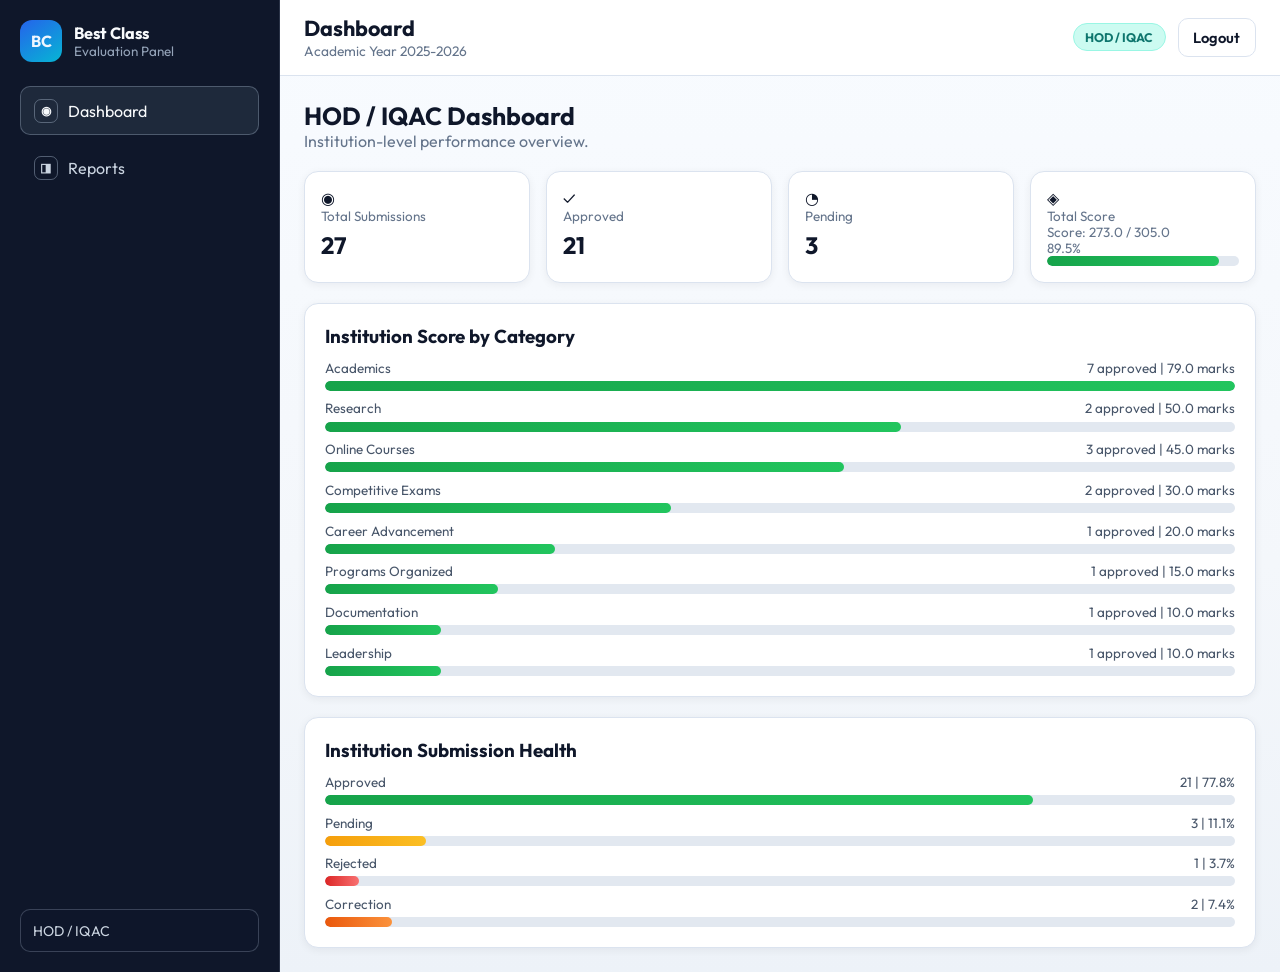
<file: iqac-dashboard.html>
<!DOCTYPE html>
<html lang="en">
<head>
  <meta charset="UTF-8" />
  <meta name="viewport" content="width=device-width, initial-scale=1.0" />
  <title>IQAC Dashboard - Best Class Evaluation</title>
  <link rel="stylesheet" href="style.css" />
</head>
<body>
  <div id="app-shell" class="app-shell">
    <aside id="sidebar" class="sidebar">
      <div class="brand">
        <div class="brand-mark">BC</div>
        <div>
          <h2>Best Class</h2>
          <p>Evaluation Panel</p>
        </div>
      </div>

      <nav class="sidebar-nav">
        <ul id="sidebar-nav"></ul>
      </nav>

      <div class="sidebar-foot">
        <p id="sidebar-role-label">Student</p>
      </div>
    </aside>

    <div class="main-shell">
      <header class="topbar">
        <button id="menu-toggle" class="menu-toggle" type="button" aria-label="Toggle sidebar">
          <span></span>
          <span></span>
          <span></span>
        </button>

        <div class="topbar-title">
          <h2 id="topbar-heading">Dashboard</h2>
          <p id="topbar-subheading">Academic Year 2025-2026</p>
        </div>

        <div class="topbar-controls">
          <span id="topbar-role-badge" class="role-badge">Student</span>
          <button id="logout-btn" type="button" class="btn ghost">Logout</button>
        </div>
      </header>

      <main id="page-content" class="page-content"></main>
    </div>
  </div>

  <div id="toast-container" class="toast-container"></div>

  <div id="confirm-modal" class="modal hidden" aria-hidden="true">
    <div class="modal-card" role="dialog" aria-modal="true" aria-labelledby="confirm-title" aria-describedby="confirm-message">
      <h3 id="confirm-title">Confirm Action</h3>
      <p id="confirm-message" class="muted">Are you sure you want to continue?</p>
      <div class="button-row">
        <button id="confirm-cancel" type="button" class="btn ghost">Cancel</button>
        <button id="confirm-accept" type="button" class="btn danger">Confirm</button>
      </div>
    </div>
  </div>

  <script src="data.js"></script>
  <script src="page-bootstrap.js"></script>
  <script src="iqac-dashboard.js"></script>
  <script src="script.js"></script>
</body>
</html>
</file>
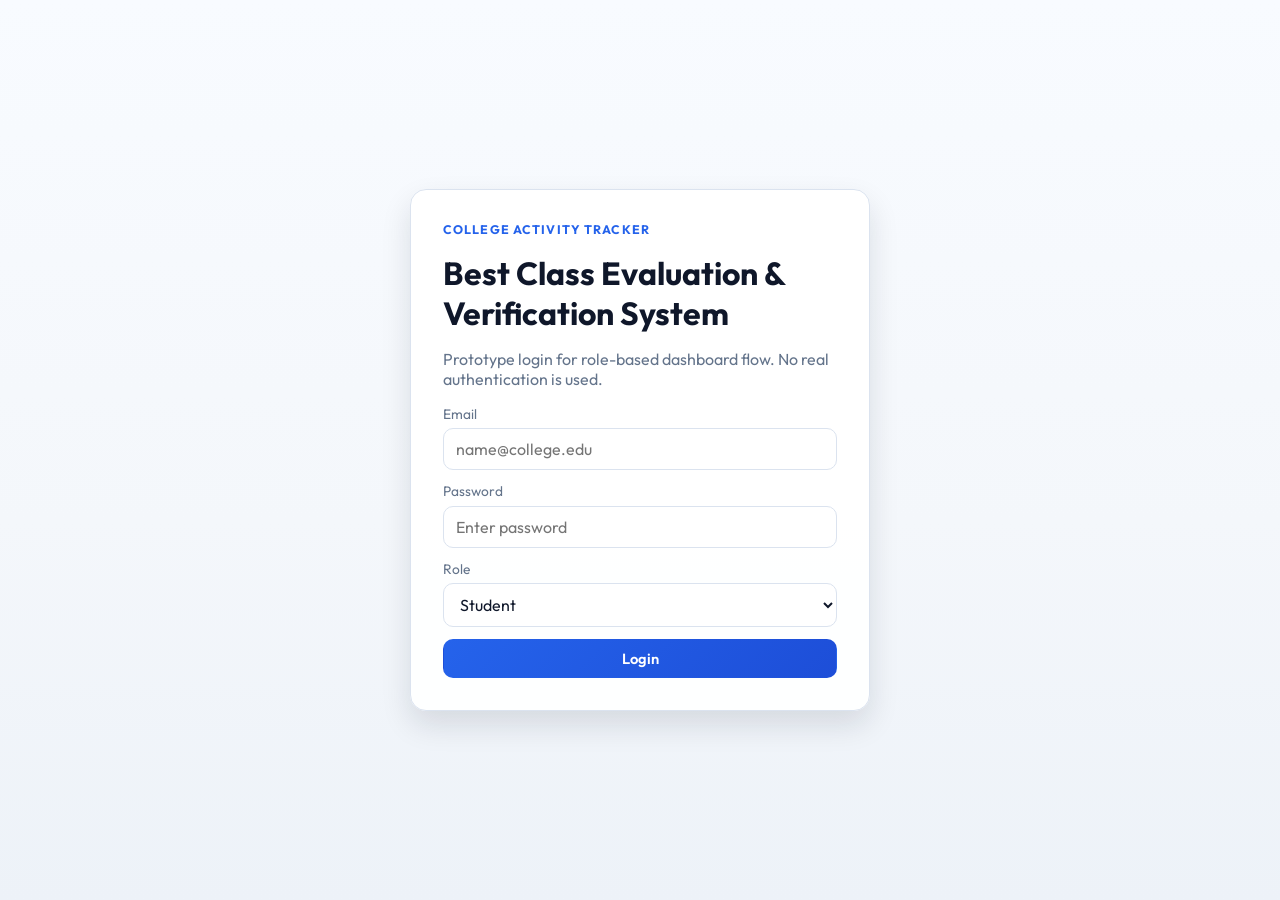
<file: ranking.html>
<!DOCTYPE html>
<html lang="en">
<head>
  <meta charset="UTF-8" />
  <meta name="viewport" content="width=device-width, initial-scale=1.0" />
  <title>Ranking Dashboard | Best Class Evaluation & Verification System</title>
  <link rel="stylesheet" href="style.css" />
</head>
<body data-initial-role="student" data-initial-page="ranking">
  <div id="login-screen" class="login-screen hidden">
    <div class="login-card">
      <p class="eyebrow">College Activity Tracker</p>
      <h1>Best Class Evaluation &amp; Verification System</h1>
      <p class="muted">Prototype login for role-based dashboard flow. No real authentication is used.</p>

      <form id="login-form" class="stack-form">
        <div class="field">
          <label for="login-email">Email</label>
          <input id="login-email" name="email" type="email" placeholder="name@college.edu" />
        </div>

        <div class="field">
          <label for="login-password">Password</label>
          <input id="login-password" name="password" type="password" placeholder="Enter password" />
        </div>

        <div class="field">
          <label for="login-role">Role</label>
          <select id="login-role" name="role">
            <option value="student">Student</option>
            <option value="teacher">Class Teacher</option>
            <option value="evaluator">Evaluator</option>
            <option value="admin">Admin</option>
            <option value="hod">HOD / IQAC</option>
          </select>
        </div>

        <button type="submit" class="btn primary full">Login</button>
      </form>
    </div>
  </div>

  <div id="app-shell" class="app-shell">
    <aside id="sidebar" class="sidebar">
      <div class="brand">
        <div class="brand-mark">BC</div>
        <div>
          <h2>Best Class</h2>
          <p>Evaluation Panel</p>
        </div>
      </div>

      <nav class="sidebar-nav">
        <ul id="sidebar-nav"></ul>
      </nav>

      <div class="sidebar-foot">
        <p id="sidebar-role-label">Student</p>
      </div>
    </aside>

    <div class="main-shell">
      <header class="topbar">
        <button id="menu-toggle" class="menu-toggle" type="button" aria-label="Toggle sidebar">
          <span></span>
          <span></span>
          <span></span>
        </button>

        <div class="topbar-title">
          <h2 id="topbar-heading">Dashboard</h2>
          <p id="topbar-subheading">Role-based prototype mode</p>
        </div>

        <div class="topbar-controls">
          <button id="logout-btn" type="button" class="btn ghost">Logout</button>
        </div>
      </header>

      <main id="page-content" class="page-content"></main>
    </div>
  </div>

  <div id="toast-container" class="toast-container"></div>
  <script src="script.js"></script>
</body>
</html>
</file>
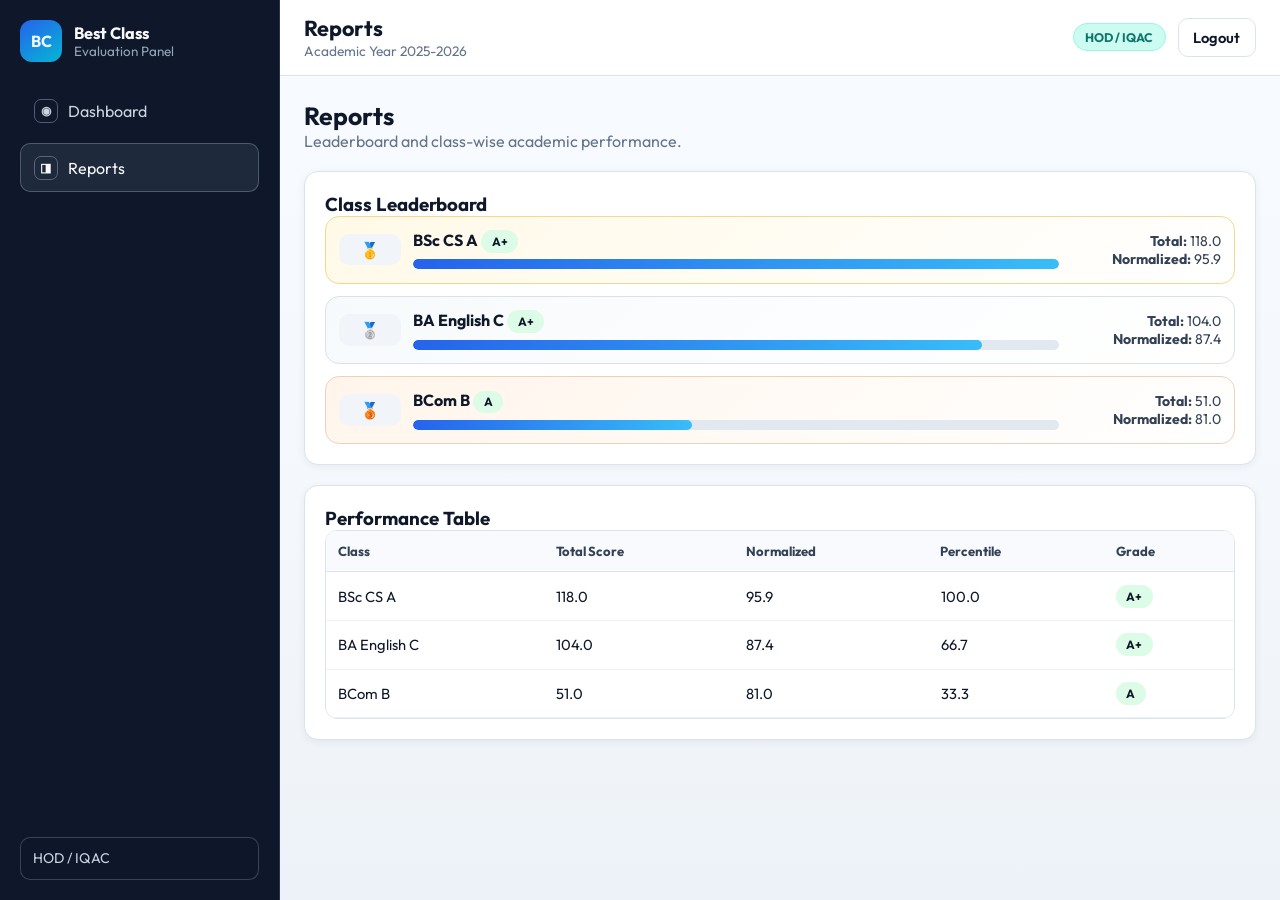
<file: reports.html>
<!DOCTYPE html>
<html lang="en">
<head>
  <meta charset="UTF-8" />
  <meta name="viewport" content="width=device-width, initial-scale=1.0" />
  <title>Reports - Best Class Evaluation</title>
  <link rel="stylesheet" href="style.css" />
</head>
<body>
  <div id="app-shell" class="app-shell">
    <aside id="sidebar" class="sidebar">
      <div class="brand">
        <div class="brand-mark">BC</div>
        <div>
          <h2>Best Class</h2>
          <p>Evaluation Panel</p>
        </div>
      </div>

      <nav class="sidebar-nav">
        <ul id="sidebar-nav"></ul>
      </nav>

      <div class="sidebar-foot">
        <p id="sidebar-role-label">Student</p>
      </div>
    </aside>

    <div class="main-shell">
      <header class="topbar">
        <button id="menu-toggle" class="menu-toggle" type="button" aria-label="Toggle sidebar">
          <span></span>
          <span></span>
          <span></span>
        </button>

        <div class="topbar-title">
          <h2 id="topbar-heading">Dashboard</h2>
          <p id="topbar-subheading">Academic Year 2025-2026</p>
        </div>

        <div class="topbar-controls">
          <span id="topbar-role-badge" class="role-badge">Student</span>
          <button id="logout-btn" type="button" class="btn ghost">Logout</button>
        </div>
      </header>

      <main id="page-content" class="page-content"></main>
    </div>
  </div>

  <div id="toast-container" class="toast-container"></div>

  <div id="confirm-modal" class="modal hidden" aria-hidden="true">
    <div class="modal-card" role="dialog" aria-modal="true" aria-labelledby="confirm-title" aria-describedby="confirm-message">
      <h3 id="confirm-title">Confirm Action</h3>
      <p id="confirm-message" class="muted">Are you sure you want to continue?</p>
      <div class="button-row">
        <button id="confirm-cancel" type="button" class="btn ghost">Cancel</button>
        <button id="confirm-accept" type="button" class="btn danger">Confirm</button>
      </div>
    </div>
  </div>

  <script src="data.js"></script>
  <script src="page-bootstrap.js"></script>
  <script src="reports.js"></script>
  <script src="script.js"></script>
</body>
</html>
</file>
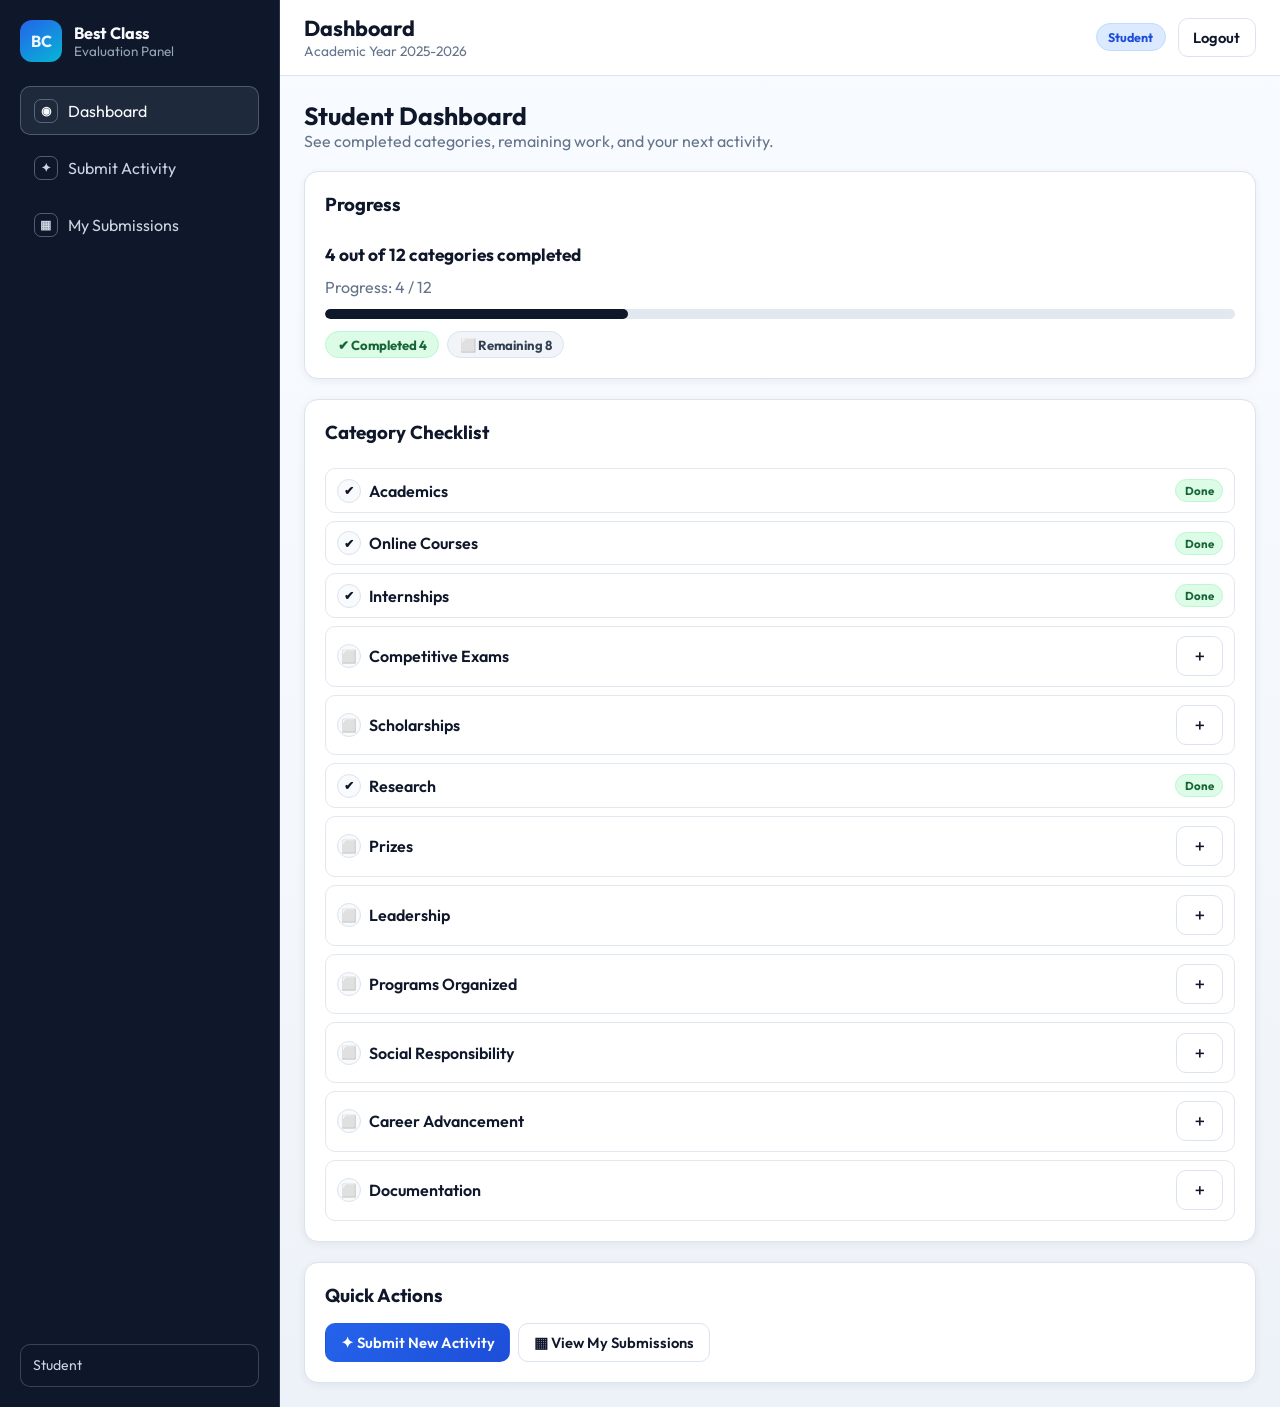
<file: student-dashboard.html>
<!DOCTYPE html>
<html lang="en">
<head>
  <meta charset="UTF-8" />
  <meta name="viewport" content="width=device-width, initial-scale=1.0" />
  <title>Student Dashboard - Best Class Evaluation</title>
  <link rel="stylesheet" href="style.css" />
</head>
<body>
  <div id="app-shell" class="app-shell">
    <aside id="sidebar" class="sidebar">
      <div class="brand">
        <div class="brand-mark">BC</div>
        <div>
          <h2>Best Class</h2>
          <p>Evaluation Panel</p>
        </div>
      </div>

      <nav class="sidebar-nav">
        <ul id="sidebar-nav"></ul>
      </nav>

      <div class="sidebar-foot">
        <p id="sidebar-role-label">Student</p>
      </div>
    </aside>

    <div class="main-shell">
      <header class="topbar">
        <button id="menu-toggle" class="menu-toggle" type="button" aria-label="Toggle sidebar">
          <span></span>
          <span></span>
          <span></span>
        </button>

        <div class="topbar-title">
          <h2 id="topbar-heading">Dashboard</h2>
          <p id="topbar-subheading">Academic Year 2025-2026</p>
        </div>

        <div class="topbar-controls">
          <span id="topbar-role-badge" class="role-badge">Student</span>
          <button id="logout-btn" type="button" class="btn ghost">Logout</button>
        </div>
      </header>

      <main id="page-content" class="page-content"></main>
    </div>
  </div>

  <div id="toast-container" class="toast-container"></div>

  <div id="confirm-modal" class="modal hidden" aria-hidden="true">
    <div class="modal-card" role="dialog" aria-modal="true" aria-labelledby="confirm-title" aria-describedby="confirm-message">
      <h3 id="confirm-title">Confirm Action</h3>
      <p id="confirm-message" class="muted">Are you sure you want to continue?</p>
      <div class="button-row">
        <button id="confirm-cancel" type="button" class="btn ghost">Cancel</button>
        <button id="confirm-accept" type="button" class="btn danger">Confirm</button>
      </div>
    </div>
  </div>

  <script src="data.js"></script>
  <script src="page-bootstrap.js"></script>
  <script src="student-dashboard.js"></script>
  <script src="script.js"></script>
</body>
</html>
</file>
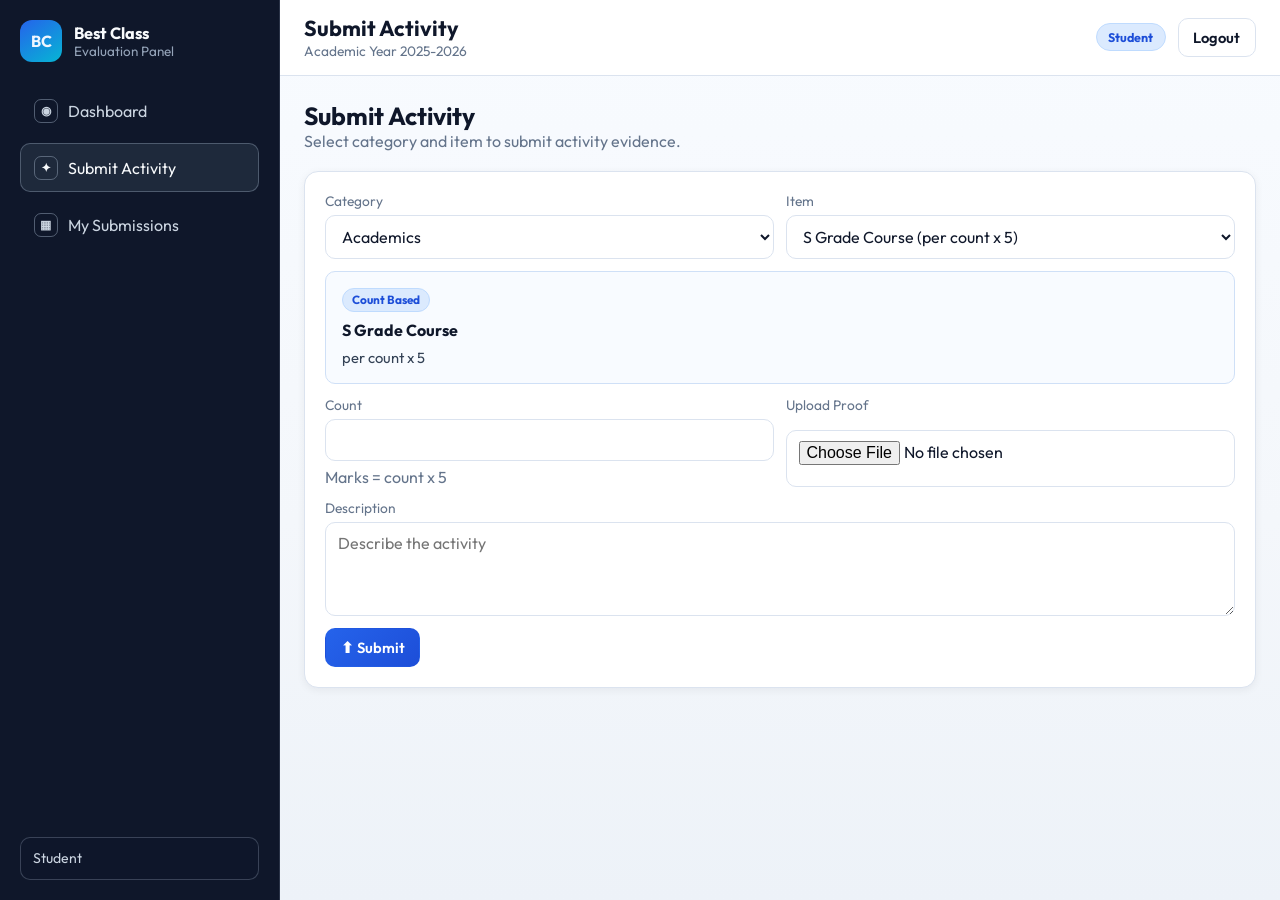
<file: student-submission.html>
<!DOCTYPE html>
<html lang="en">
<head>
  <meta charset="UTF-8" />
  <meta name="viewport" content="width=device-width, initial-scale=1.0" />
  <title>Student Submission - Best Class Evaluation</title>
  <link rel="stylesheet" href="style.css" />
</head>
<body>
  <div id="app-shell" class="app-shell">
    <aside id="sidebar" class="sidebar">
      <div class="brand">
        <div class="brand-mark">BC</div>
        <div>
          <h2>Best Class</h2>
          <p>Evaluation Panel</p>
        </div>
      </div>

      <nav class="sidebar-nav">
        <ul id="sidebar-nav"></ul>
      </nav>

      <div class="sidebar-foot">
        <p id="sidebar-role-label">Student</p>
      </div>
    </aside>

    <div class="main-shell">
      <header class="topbar">
        <button id="menu-toggle" class="menu-toggle" type="button" aria-label="Toggle sidebar">
          <span></span>
          <span></span>
          <span></span>
        </button>

        <div class="topbar-title">
          <h2 id="topbar-heading">Dashboard</h2>
          <p id="topbar-subheading">Academic Year 2025-2026</p>
        </div>

        <div class="topbar-controls">
          <span id="topbar-role-badge" class="role-badge">Student</span>
          <button id="logout-btn" type="button" class="btn ghost">Logout</button>
        </div>
      </header>

      <main id="page-content" class="page-content"></main>
    </div>
  </div>

  <div id="toast-container" class="toast-container"></div>

  <div id="confirm-modal" class="modal hidden" aria-hidden="true">
    <div class="modal-card" role="dialog" aria-modal="true" aria-labelledby="confirm-title" aria-describedby="confirm-message">
      <h3 id="confirm-title">Confirm Action</h3>
      <p id="confirm-message" class="muted">Are you sure you want to continue?</p>
      <div class="button-row">
        <button id="confirm-cancel" type="button" class="btn ghost">Cancel</button>
        <button id="confirm-accept" type="button" class="btn danger">Confirm</button>
      </div>
    </div>
  </div>

  <script src="data.js"></script>
  <script src="page-bootstrap.js"></script>
  <script src="student-submission.js"></script>
  <script src="script.js"></script>
</body>
</html>
</file>
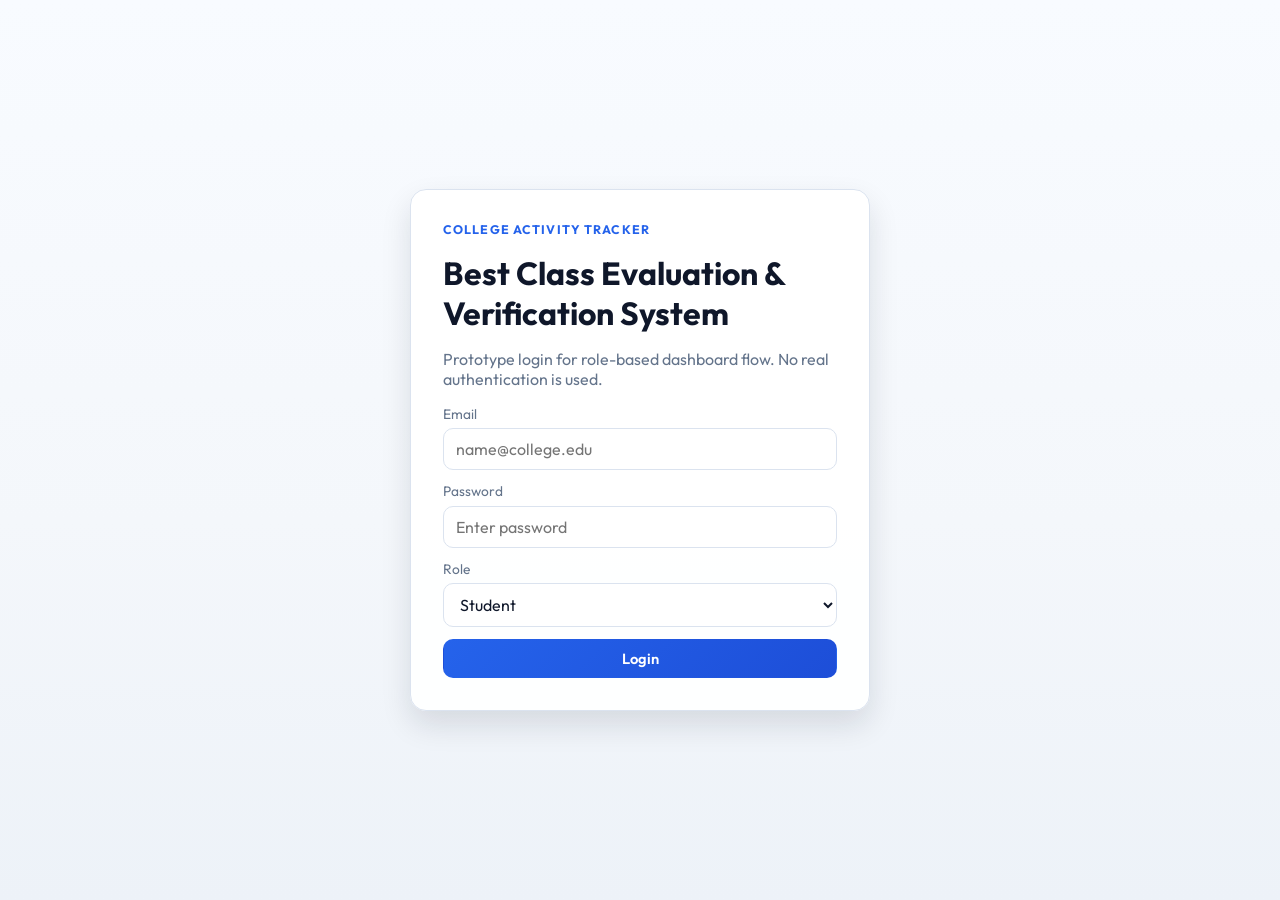
<file: student.html>
<!DOCTYPE html>
<html lang="en">
<head>
  <meta charset="UTF-8" />
  <meta name="viewport" content="width=device-width, initial-scale=1.0" />
  <title>Student Dashboard | Best Class Evaluation & Verification System</title>
  <link rel="stylesheet" href="style.css" />
</head>
<body data-initial-role="student" data-initial-page="dashboard">
  <div id="login-screen" class="login-screen hidden">
    <div class="login-card">
      <p class="eyebrow">College Activity Tracker</p>
      <h1>Best Class Evaluation &amp; Verification System</h1>
      <p class="muted">Prototype login for role-based dashboard flow. No real authentication is used.</p>

      <form id="login-form" class="stack-form">
        <div class="field">
          <label for="login-email">Email</label>
          <input id="login-email" name="email" type="email" placeholder="name@college.edu" />
        </div>

        <div class="field">
          <label for="login-password">Password</label>
          <input id="login-password" name="password" type="password" placeholder="Enter password" />
        </div>

        <div class="field">
          <label for="login-role">Role</label>
          <select id="login-role" name="role">
            <option value="student">Student</option>
            <option value="teacher">Class Teacher</option>
            <option value="evaluator">Evaluator</option>
            <option value="admin">Admin</option>
            <option value="hod">HOD / IQAC</option>
          </select>
        </div>

        <button type="submit" class="btn primary full">Login</button>
      </form>
    </div>
  </div>

  <div id="app-shell" class="app-shell">
    <aside id="sidebar" class="sidebar">
      <div class="brand">
        <div class="brand-mark">BC</div>
        <div>
          <h2>Best Class</h2>
          <p>Evaluation Panel</p>
        </div>
      </div>

      <nav class="sidebar-nav">
        <ul id="sidebar-nav"></ul>
      </nav>

      <div class="sidebar-foot">
        <p id="sidebar-role-label">Student</p>
      </div>
    </aside>

    <div class="main-shell">
      <header class="topbar">
        <button id="menu-toggle" class="menu-toggle" type="button" aria-label="Toggle sidebar">
          <span></span>
          <span></span>
          <span></span>
        </button>

        <div class="topbar-title">
          <h2 id="topbar-heading">Dashboard</h2>
          <p id="topbar-subheading">Role-based prototype mode</p>
        </div>

        <div class="topbar-controls">
          <button id="logout-btn" type="button" class="btn ghost">Logout</button>
        </div>
      </header>

      <main id="page-content" class="page-content"></main>
    </div>
  </div>

  <div id="toast-container" class="toast-container"></div>
  <script src="script.js"></script>
</body>
</html>
</file>
<file: style.css>
@import url("https://fonts.googleapis.com/css2?family=Outfit:wght@400;500;600;700;800&display=swap");

:root {
  --color-bg: #f4f7fb;
  --color-bg-soft: #eef2f8;
  --color-surface: #ffffff;
  --color-surface-soft: #f8fafe;
  --color-sidebar: #0f172a;
  --color-sidebar-muted: #94a3b8;
  --color-sidebar-active: #1e293b;
  --color-text: #0f172a;
  --color-text-soft: #64748b;
  --color-border: #dbe3ef;
  --color-primary: #2563eb;
  --color-primary-strong: #1d4ed8;
  --color-success: #16a34a;
  --color-warning: #f59e0b;
  --color-danger: #dc2626;
  --color-correction: #ea580c;

  --shadow-xs: 0 2px 8px rgba(15, 23, 42, 0.06);
  --shadow-sm: 0 8px 18px rgba(15, 23, 42, 0.08);
  --shadow-md: 0 14px 30px rgba(15, 23, 42, 0.12);

  --radius-sm: 10px;
  --radius-md: 14px;
  --radius-lg: 16px;

  --space-1: 4px;
  --space-2: 8px;
  --space-3: 12px;
  --space-4: 16px;
  --space-5: 20px;
  --space-6: 24px;
  --space-8: 32px;
}

* {
  box-sizing: border-box;
}

html,
body {
  margin: 0;
  min-height: 100%;
}

body {
  font-family: "Outfit", "Segoe UI", Tahoma, sans-serif;
  color: var(--color-text);
  background: linear-gradient(180deg, #f8fbff 0%, var(--color-bg) 58%, #edf2f8 100%);
}

.hidden {
  display: none !important;
}

h1,
h2,
h3,
h4,
p {
  margin: 0;
}

.muted {
  color: var(--color-text-soft);
}

.eyebrow {
  text-transform: uppercase;
  letter-spacing: 0.09em;
  font-size: 0.78rem;
  font-weight: 700;
  color: var(--color-primary);
}

.login-screen {
  min-height: 100vh;
  display: grid;
  place-items: center;
  padding: var(--space-6);
}

.login-card {
  width: min(460px, 100%);
  background: rgba(255, 255, 255, 0.96);
  border: 1px solid var(--color-border);
  border-radius: var(--radius-lg);
  box-shadow: var(--shadow-md);
  padding: var(--space-8);
  display: grid;
  gap: var(--space-4);
  animation: fadeUp 0.35s ease;
}

.login-card h1 {
  font-size: clamp(1.35rem, 2.8vw, 2rem);
}

.app-shell {
  min-height: 100vh;
  display: grid;
  grid-template-columns: 280px 1fr;
}

.sidebar {
  background: var(--color-sidebar);
  color: #e2e8f0;
  padding: var(--space-5);
  display: grid;
  grid-template-rows: auto 1fr auto;
  gap: var(--space-6);
  border-right: 1px solid rgba(148, 163, 184, 0.2);
}

.brand {
  display: flex;
  align-items: center;
  gap: var(--space-3);
}

.brand-mark {
  width: 42px;
  height: 42px;
  border-radius: 12px;
  display: grid;
  place-items: center;
  font-weight: 700;
  color: #eff6ff;
  background: linear-gradient(145deg, #2563eb, #06b6d4);
}

.brand h2 {
  font-size: 1.02rem;
  color: #f8fafc;
}

.brand p {
  font-size: 0.84rem;
  color: var(--color-sidebar-muted);
}

.sidebar-nav ul {
  list-style: none;
  margin: 0;
  padding: 0;
  display: grid;
  gap: var(--space-2);
}

.nav-item {
  width: 100%;
  border: 1px solid transparent;
  border-radius: var(--radius-sm);
  background: transparent;
  color: #cbd5e1;
  font: inherit;
  text-align: left;
  padding: 0.72rem 0.8rem;
  display: flex;
  align-items: center;
  gap: 0.65rem;
  cursor: pointer;
  transition: 0.22s ease;
}

.nav-item:hover {
  background: rgba(148, 163, 184, 0.14);
  color: #f8fafc;
}

.nav-item.active {
  background: var(--color-sidebar-active);
  border-color: rgba(148, 163, 184, 0.4);
  color: #f8fafc;
}

.nav-icon {
  width: 24px;
  height: 24px;
  border-radius: 7px;
  border: 1px solid rgba(148, 163, 184, 0.5);
  display: grid;
  place-items: center;
  font-size: 0.72rem;
  font-weight: 700;
}

.sidebar-foot {
  border: 1px solid rgba(148, 163, 184, 0.32);
  border-radius: var(--radius-sm);
  padding: 0.72rem;
  font-size: 0.88rem;
  color: #cbd5e1;
  background: rgba(15, 23, 42, 0.5);
}

.main-shell {
  display: grid;
  grid-template-rows: auto 1fr;
}

.topbar {
  position: sticky;
  top: 0;
  z-index: 12;
  display: flex;
  align-items: center;
  justify-content: space-between;
  gap: var(--space-4);
  padding: 0.9rem var(--space-6);
  border-bottom: 1px solid var(--color-border);
  background: rgba(255, 255, 255, 0.92);
  backdrop-filter: blur(10px);
}

.topbar-title h2 {
  font-size: clamp(1rem, 2.3vw, 1.35rem);
}

.topbar-title p {
  color: var(--color-text-soft);
  font-size: 0.86rem;
}

.topbar-controls {
  display: flex;
  align-items: center;
  gap: var(--space-3);
}

.role-badge {
  border-radius: 999px;
  padding: 0.34rem 0.7rem;
  font-size: 0.78rem;
  font-weight: 700;
  border: 1px solid transparent;
}

.role-student {
  color: #1d4ed8;
  background: #dbeafe;
  border-color: #bfdbfe;
}

.role-teacher {
  color: #166534;
  background: #dcfce7;
  border-color: #bbf7d0;
}

.role-evaluator {
  color: #7c2d12;
  background: #ffedd5;
  border-color: #fed7aa;
}

.role-admin {
  color: #5b21b6;
  background: #ede9fe;
  border-color: #ddd6fe;
}

.role-hod {
  color: #0f766e;
  background: #ccfbf1;
  border-color: #99f6e4;
}

.menu-toggle {
  width: 40px;
  height: 40px;
  border-radius: 10px;
  border: 1px solid var(--color-border);
  background: #fff;
  display: none;
  flex-direction: column;
  justify-content: center;
  gap: 4px;
  padding: 0.4rem;
  cursor: pointer;
}

.menu-toggle span {
  width: 100%;
  height: 2px;
  background: #334155;
}

.page-content {
  padding: var(--space-6);
}

.page-stack {
  width: min(1120px, 100%);
  margin: 0 auto;
  display: grid;
  gap: var(--space-5);
  animation: fadeIn 0.28s ease;
}

.section-header {
  display: flex;
  align-items: center;
  justify-content: space-between;
  gap: var(--space-3);
  flex-wrap: wrap;
}

.section-header h1 {
  font-size: clamp(1.15rem, 2.2vw, 1.55rem);
}

.cards-grid {
  display: grid;
  gap: var(--space-4);
}

.stats-grid {
  grid-template-columns: repeat(auto-fit, minmax(180px, 1fr));
}

.two-panel-grid {
  grid-template-columns: repeat(auto-fit, minmax(280px, 1fr));
}

.stat-card,
.panel,
.chart-card {
  background: var(--color-surface);
  border: 1px solid var(--color-border);
  border-radius: var(--radius-md);
  box-shadow: var(--shadow-xs);
}

.stat-card {
  padding: var(--space-4);
}

.stat-card p {
  font-size: 0.84rem;
  color: var(--color-text-soft);
}

.stat-card h3 {
  margin-top: 0.38rem;
  font-size: 1.48rem;
}

.panel {
  padding: var(--space-5);
}

.progress-overview {
  display: grid;
  gap: var(--space-3);
}

.progress-line {
  font-size: 1.08rem;
  color: #0f172a;
}

.progress-pills {
  display: flex;
  flex-wrap: wrap;
  gap: var(--space-2);
}

.simple-progress-track {
  width: 100%;
  height: 10px;
  border-radius: 999px;
  background: #e2e8f0;
  overflow: hidden;
}

.simple-progress-fill {
  height: 100%;
  background: #0f172a;
  border-radius: inherit;
}

.progress-pill {
  display: inline-flex;
  align-items: center;
  border-radius: 999px;
  padding: 0.3rem 0.72rem;
  font-size: 0.82rem;
  font-weight: 700;
  border: 1px solid transparent;
}

.progress-pill-complete {
  color: #166534;
  background: #dcfce7;
  border-color: #bbf7d0;
}

.progress-pill-remaining {
  color: #334155;
  background: #f1f5f9;
  border-color: #dbe3ef;
}

.checklist-panel {
  display: grid;
  gap: var(--space-2);
}

.checklist {
  margin: 0;
  padding: 0;
  list-style: none;
  display: grid;
  gap: var(--space-2);
}

.checklist-item {
  display: flex;
  align-items: center;
  gap: var(--space-2);
  border: 1px solid #e2e8f0;
  border-radius: var(--radius-sm);
  background: #fff;
  padding: 0.58rem 0.7rem;
}

.check-symbol {
  width: 24px;
  height: 24px;
  border-radius: 999px;
  display: grid;
  place-items: center;
  font-size: 0.78rem;
  font-weight: 700;
  background: #f8fafc;
  color: #0f172a;
  border: 1px solid #dbe3ef;
  flex: 0 0 auto;
}

.check-label {
  font-weight: 600;
}

.check-done {
  margin-left: auto;
  border-radius: 999px;
  border: 1px solid #bbf7d0;
  background: #dcfce7;
  color: #166534;
  padding: 0.18rem 0.52rem;
  font-size: 0.72rem;
  font-weight: 700;
}

.mini-add-btn {
  margin-left: auto;
  min-width: 38px;
  padding: 0.36rem 0.4rem;
  font-weight: 700;
}

.panel-head {
  display: flex;
  align-items: center;
  justify-content: space-between;
  flex-wrap: wrap;
  gap: var(--space-3);
  margin-bottom: var(--space-4);
}

.stack-form {
  display: grid;
  gap: var(--space-3);
}

.stack-form.two-col {
  grid-template-columns: repeat(2, minmax(150px, 1fr));
}

.stack-form.two-col .full-span {
  grid-column: 1 / -1;
}

.field {
  display: grid;
  gap: 0.35rem;
}

.field label {
  font-size: 0.86rem;
  color: var(--color-text-soft);
}

.field input,
.field textarea,
.field select {
  width: 100%;
  font: inherit;
  border: 1px solid var(--color-border);
  border-radius: 10px;
  background: #fff;
  color: var(--color-text);
  padding: 0.62rem 0.72rem;
  transition: 0.2s ease;
}

.field input:focus,
.field textarea:focus,
.field select:focus {
  outline: none;
  border-color: rgba(37, 99, 235, 0.64);
  box-shadow: 0 0 0 4px rgba(37, 99, 235, 0.16);
}

.field textarea {
  min-height: 94px;
  resize: vertical;
}

.criteria-rule-card {
  border: 1px solid #cfe0f7;
  border-radius: var(--radius-sm);
  background: #f8fbff;
  padding: var(--space-4);
  display: grid;
  gap: var(--space-2);
}

.criteria-rule-card h3 {
  margin-top: var(--space-2);
  font-size: 1rem;
}

.criteria-rule-card p {
  color: #334155;
  font-size: 0.92rem;
}

.criteria-chip {
  display: inline-flex;
  align-items: center;
  width: fit-content;
  border-radius: 999px;
  border: 1px solid #bfdbfe;
  background: #dbeafe;
  color: #1d4ed8;
  padding: 0.2rem 0.56rem;
  font-size: 0.74rem;
  font-weight: 700;
}

.button-row {
  display: flex;
  align-items: center;
  gap: var(--space-2);
  flex-wrap: wrap;
}

.btn {
  border: 1px solid transparent;
  border-radius: 10px;
  padding: 0.57rem 0.92rem;
  font: inherit;
  font-size: 0.92rem;
  font-weight: 600;
  cursor: pointer;
  transition: transform 0.18s ease, filter 0.18s ease, background 0.18s ease;
}

.btn:hover {
  transform: translateY(-1px);
}

.btn:active {
  transform: translateY(0);
}

.btn.full {
  width: 100%;
}

.btn.primary {
  background: linear-gradient(135deg, var(--color-primary), var(--color-primary-strong));
  color: #fff;
}

.btn.primary:hover {
  filter: brightness(1.05);
}

.btn.ghost {
  background: #fff;
  border-color: var(--color-border);
  color: #0f172a;
}

.btn.success {
  background: #dcfce7;
  border-color: #bbf7d0;
  color: #166534;
}

.btn.danger {
  background: #fee2e2;
  border-color: #fecaca;
  color: #991b1b;
}

.btn.warn {
  background: #ffedd5;
  border-color: #fed7aa;
  color: #9a3412;
}

.table-wrap {
  width: 100%;
  overflow-x: auto;
  border-radius: 12px;
  border: 1px solid var(--color-border);
}

table {
  width: 100%;
  border-collapse: collapse;
  min-width: 680px;
  background: #fff;
}

.compact-table table {
  min-width: 760px;
}

thead th {
  background: var(--color-surface-soft);
  color: #334155;
  text-align: left;
  font-size: 0.82rem;
  font-weight: 700;
  padding: 0.76rem;
  border-bottom: 1px solid var(--color-border);
}

tbody td {
  padding: 0.78rem;
  border-bottom: 1px solid #edf2f7;
  font-size: 0.92rem;
}

tbody tr:hover {
  background: #f8fbff;
}

.empty-row,
.empty-state {
  text-align: center;
  color: var(--color-text-soft);
  padding: 1rem;
}

.status-pill,
.grade-badge {
  border-radius: 999px;
  display: inline-block;
  padding: 0.24rem 0.64rem;
  font-size: 0.75rem;
  font-weight: 700;
  white-space: nowrap;
}

.status-approved {
  color: #166534;
  background: #dcfce7;
}

.status-pending {
  color: #92400e;
  background: #fef3c7;
}

.status-rejected {
  color: #991b1b;
  background: #fee2e2;
}

.status-correction {
  color: #9a3412;
  background: #ffedd5;
}

.status-neutral {
  color: #334155;
  background: #e2e8f0;
}

.grade-a-plus,
.grade-a,
.grade-b-plus,
.grade-b,
.grade-c,
.grade-d {
  color: #0f172a;
  background: #e2e8f0;
}

.grade-a-plus,
.grade-a {
  background: #dcfce7;
}

.grade-b-plus,
.grade-b {
  background: #fef3c7;
}

.grade-c,
.grade-d {
  background: #fee2e2;
}

.submission-grid {
  display: grid;
  grid-template-columns: repeat(auto-fit, minmax(280px, 1fr));
  gap: var(--space-4);
}

.eval-grid {
  grid-template-columns: repeat(auto-fit, minmax(300px, 1fr));
}

.eval-section {
  position: relative;
  overflow: hidden;
}

.eval-section::before {
  content: "";
  position: absolute;
  left: 0;
  top: 0;
  width: 100%;
  height: 4px;
}

.eval-section-pending::before {
  background: linear-gradient(90deg, #f59e0b, #fbbf24);
}

.eval-section-completed::before {
  background: linear-gradient(90deg, #16a34a, #22c55e);
}

.eval-section-head {
  display: flex;
  align-items: flex-start;
  justify-content: space-between;
  gap: var(--space-3);
  margin-bottom: var(--space-4);
}

.eval-section-head h3 {
  margin-top: 0.4rem;
}

.eval-title-badge {
  display: inline-flex;
  align-items: center;
  border-radius: 999px;
  border: 1px solid transparent;
  padding: 0.22rem 0.62rem;
  font-size: 0.74rem;
  font-weight: 700;
}

.eval-title-badge-pending {
  color: #92400e;
  background: #fef3c7;
  border-color: #fde68a;
}

.eval-title-badge-completed {
  color: #166534;
  background: #dcfce7;
  border-color: #bbf7d0;
}

.submission-card,
.department-card {
  border: 1px solid var(--color-border);
  border-radius: var(--radius-md);
  background: #fff;
  box-shadow: var(--shadow-xs);
}

.submission-card {
  padding: var(--space-4);
  display: grid;
  gap: var(--space-3);
  transition: transform 0.22s ease, box-shadow 0.22s ease, border-color 0.22s ease;
  animation: fadeUp 0.24s ease;
}

.submission-card:hover {
  transform: translateY(-2px);
  box-shadow: var(--shadow-sm);
}

.eval-card-pending {
  border-color: #fed7aa;
  background: linear-gradient(180deg, #fffdf8 0%, #ffffff 100%);
}

.eval-card-completed {
  border-color: #bbf7d0;
  background: linear-gradient(180deg, #f7fff9 0%, #ffffff 100%);
}

.eval-card-enter-pending {
  animation: evalCardEnterPending 0.36s ease;
}

.eval-card-enter-completed {
  animation: evalCardEnterCompleted 0.36s ease;
}

@keyframes evalCardEnterPending {
  0% {
    opacity: 0;
    transform: translateY(8px);
    box-shadow: 0 0 0 rgba(245, 158, 11, 0);
  }
  60% {
    opacity: 1;
    transform: translateY(-2px);
    box-shadow: 0 12px 28px rgba(245, 158, 11, 0.22);
  }
  100% {
    opacity: 1;
    transform: translateY(0);
    box-shadow: var(--shadow-xs);
  }
}

@keyframes evalCardEnterCompleted {
  0% {
    opacity: 0;
    transform: translateY(8px);
    box-shadow: 0 0 0 rgba(22, 163, 74, 0);
  }
  60% {
    opacity: 1;
    transform: translateY(-2px);
    box-shadow: 0 12px 28px rgba(22, 163, 74, 0.22);
  }
  100% {
    opacity: 1;
    transform: translateY(0);
    box-shadow: var(--shadow-xs);
  }
}

.eval-manual-field {
  padding-top: var(--space-2);
  border-top: 1px dashed var(--color-border);
}

.submission-head {
  display: flex;
  justify-content: space-between;
  gap: var(--space-3);
}

.meta-list {
  display: grid;
  gap: 0.28rem;
  color: #334155;
  font-size: 0.9rem;
}

.department-grid {
  display: grid;
  gap: var(--space-3);
}

.department-card.flex-row {
  display: flex;
  align-items: center;
  justify-content: space-between;
  padding: var(--space-4);
  gap: var(--space-3);
}

.dept-col {
  flex: 1 1 0;
}

.dept-name {
  font-size: 1.02rem;
  font-weight: 700;
}

.dept-stats {
  color: var(--color-text-soft);
  text-align: center;
}

.dept-action {
  text-align: right;
}

.chart-card {
  padding: var(--space-5);
  display: grid;
  gap: var(--space-3);
}

.progress-list {
  display: grid;
  gap: 0.6rem;
}

.progress-row {
  display: grid;
  gap: 0.32rem;
}

.progress-meta {
  display: flex;
  justify-content: space-between;
  font-size: 0.84rem;
  color: #475569;
}

.progress-track {
  width: 100%;
  height: 10px;
  border-radius: 999px;
  background: #e2e8f0;
  overflow: hidden;
}

.progress-fill {
  height: 100%;
  border-radius: inherit;
  background: linear-gradient(90deg, #2563eb, #38bdf8);
}

.progress-score,
.progress-approved {
  background: linear-gradient(90deg, #16a34a, #22c55e);
}

.progress-pending {
  background: linear-gradient(90deg, #f59e0b, #fbbf24);
}

.progress-rejected {
  background: linear-gradient(90deg, #dc2626, #f87171);
}

.progress-correction {
  background: linear-gradient(90deg, #ea580c, #fb923c);
}

.leaderboard {
  display: grid;
  gap: var(--space-3);
}

.leaderboard-row {
  border: 1px solid var(--color-border);
  border-radius: var(--radius-md);
  padding: 0.84rem;
  display: grid;
  grid-template-columns: auto 1fr auto;
  gap: var(--space-3);
  align-items: center;
  background: #fff;
}

.leaderboard-rank {
  min-width: 62px;
  display: grid;
  place-items: center;
  border-radius: 10px;
  padding: 0.35rem;
  background: #f1f5f9;
  font-weight: 700;
}

.leaderboard-row.top-1 {
  border-color: #f4d88b;
  background: linear-gradient(140deg, #fff9e7, #ffffff);
}

.leaderboard-row.top-2 {
  border-color: #d9e2ec;
  background: linear-gradient(140deg, #f7fafc, #ffffff);
}

.leaderboard-row.top-3 {
  border-color: #edd2b7;
  background: linear-gradient(140deg, #fff5eb, #ffffff);
}

.leaderboard-main {
  display: grid;
  gap: 0.4rem;
}

.leaderboard-metric {
  min-width: 150px;
  font-size: 0.88rem;
  color: #334155;
  text-align: right;
}

.toast-container {
  position: fixed;
  top: var(--space-5);
  right: var(--space-5);
  z-index: 40;
  display: grid;
  gap: var(--space-2);
}

.toast {
  min-width: 250px;
  max-width: 360px;
  border-radius: 10px;
  border: 1px solid var(--color-border);
  background: #fff;
  color: #0f172a;
  padding: 0.66rem 0.8rem;
  box-shadow: var(--shadow-sm);
  opacity: 0;
  transform: translateY(-8px) scale(0.98);
  transition: 0.22s ease;
}

.toast.show {
  opacity: 1;
  transform: translateY(0) scale(1);
}

.toast-success {
  border-left: 4px solid var(--color-success);
}

.toast-warning {
  border-left: 4px solid var(--color-warning);
}

.toast-error {
  border-left: 4px solid var(--color-danger);
}

.toast-info {
  border-left: 4px solid var(--color-primary);
}

.modal {
  position: fixed;
  inset: 0;
  z-index: 50;
  background: rgba(15, 23, 42, 0.45);
  display: grid;
  place-items: center;
  padding: var(--space-4);
}

.modal-card {
  width: min(420px, 100%);
  border-radius: var(--radius-md);
  border: 1px solid var(--color-border);
  background: #fff;
  box-shadow: var(--shadow-md);
  padding: var(--space-5);
  display: grid;
  gap: var(--space-3);
  animation: fadeUp 0.2s ease;
}

@keyframes fadeIn {
  from {
    opacity: 0;
  }

  to {
    opacity: 1;
  }
}

@keyframes fadeUp {
  from {
    opacity: 0;
    transform: translateY(8px);
  }

  to {
    opacity: 1;
    transform: translateY(0);
  }
}

@media (max-width: 1024px) {
  .app-shell {
    grid-template-columns: 1fr;
  }

  .sidebar {
    position: fixed;
    top: 0;
    left: 0;
    bottom: 0;
    width: min(84vw, 294px);
    z-index: 25;
    transform: translateX(-105%);
    transition: 0.25s ease;
  }

  .sidebar.open {
    transform: translateX(0);
  }

  .menu-toggle {
    display: flex;
  }
}

@media (max-width: 760px) {
  .topbar {
    flex-wrap: wrap;
    padding: 0.85rem var(--space-4);
  }

  .topbar-controls {
    width: 100%;
    justify-content: space-between;
  }

  .page-content {
    padding: var(--space-4);
  }

  .stack-form.two-col {
    grid-template-columns: 1fr;
  }

  .mini-add-btn {
    min-width: 42px;
  }

  .department-card.flex-row {
    flex-direction: column;
    align-items: flex-start;
  }

  .dept-stats,
  .dept-action {
    text-align: left;
    width: 100%;
  }

  .leaderboard-row {
    grid-template-columns: 1fr;
  }

  .leaderboard-metric {
    text-align: left;
  }
}
</file>
